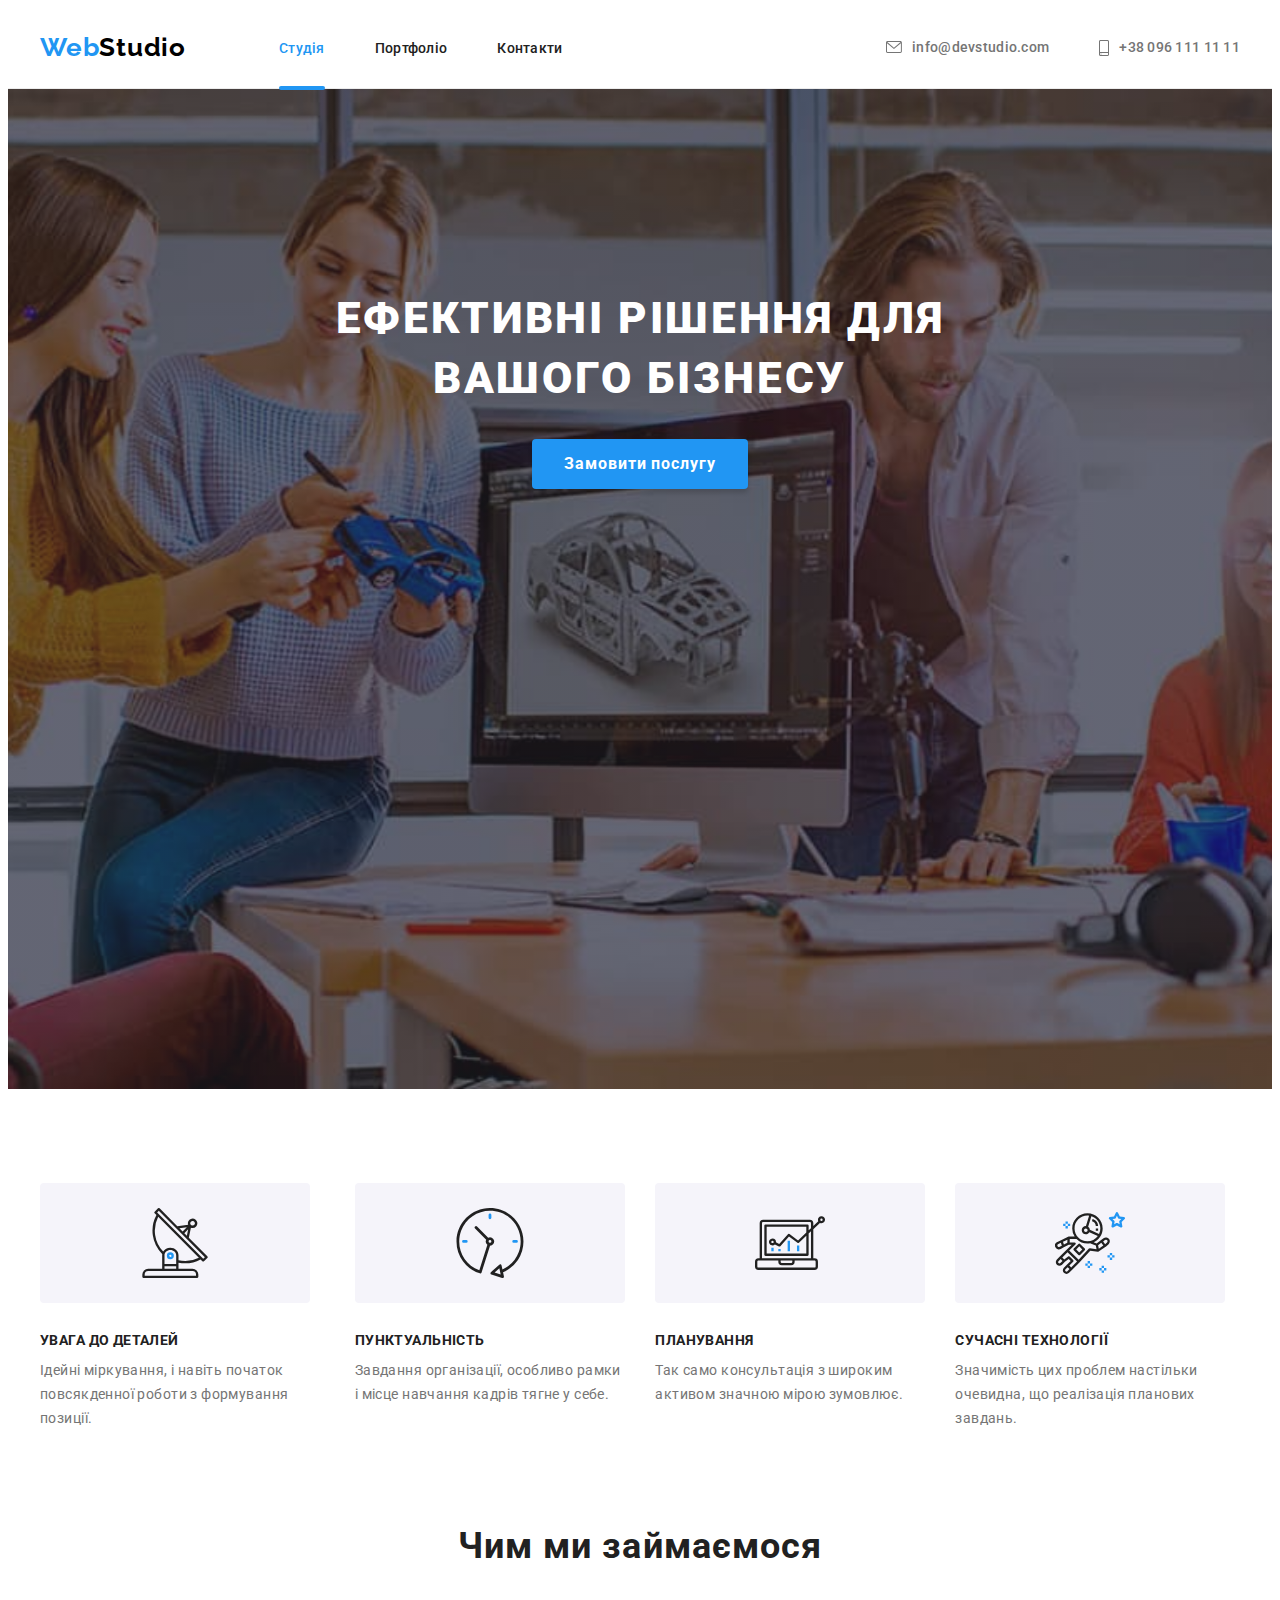
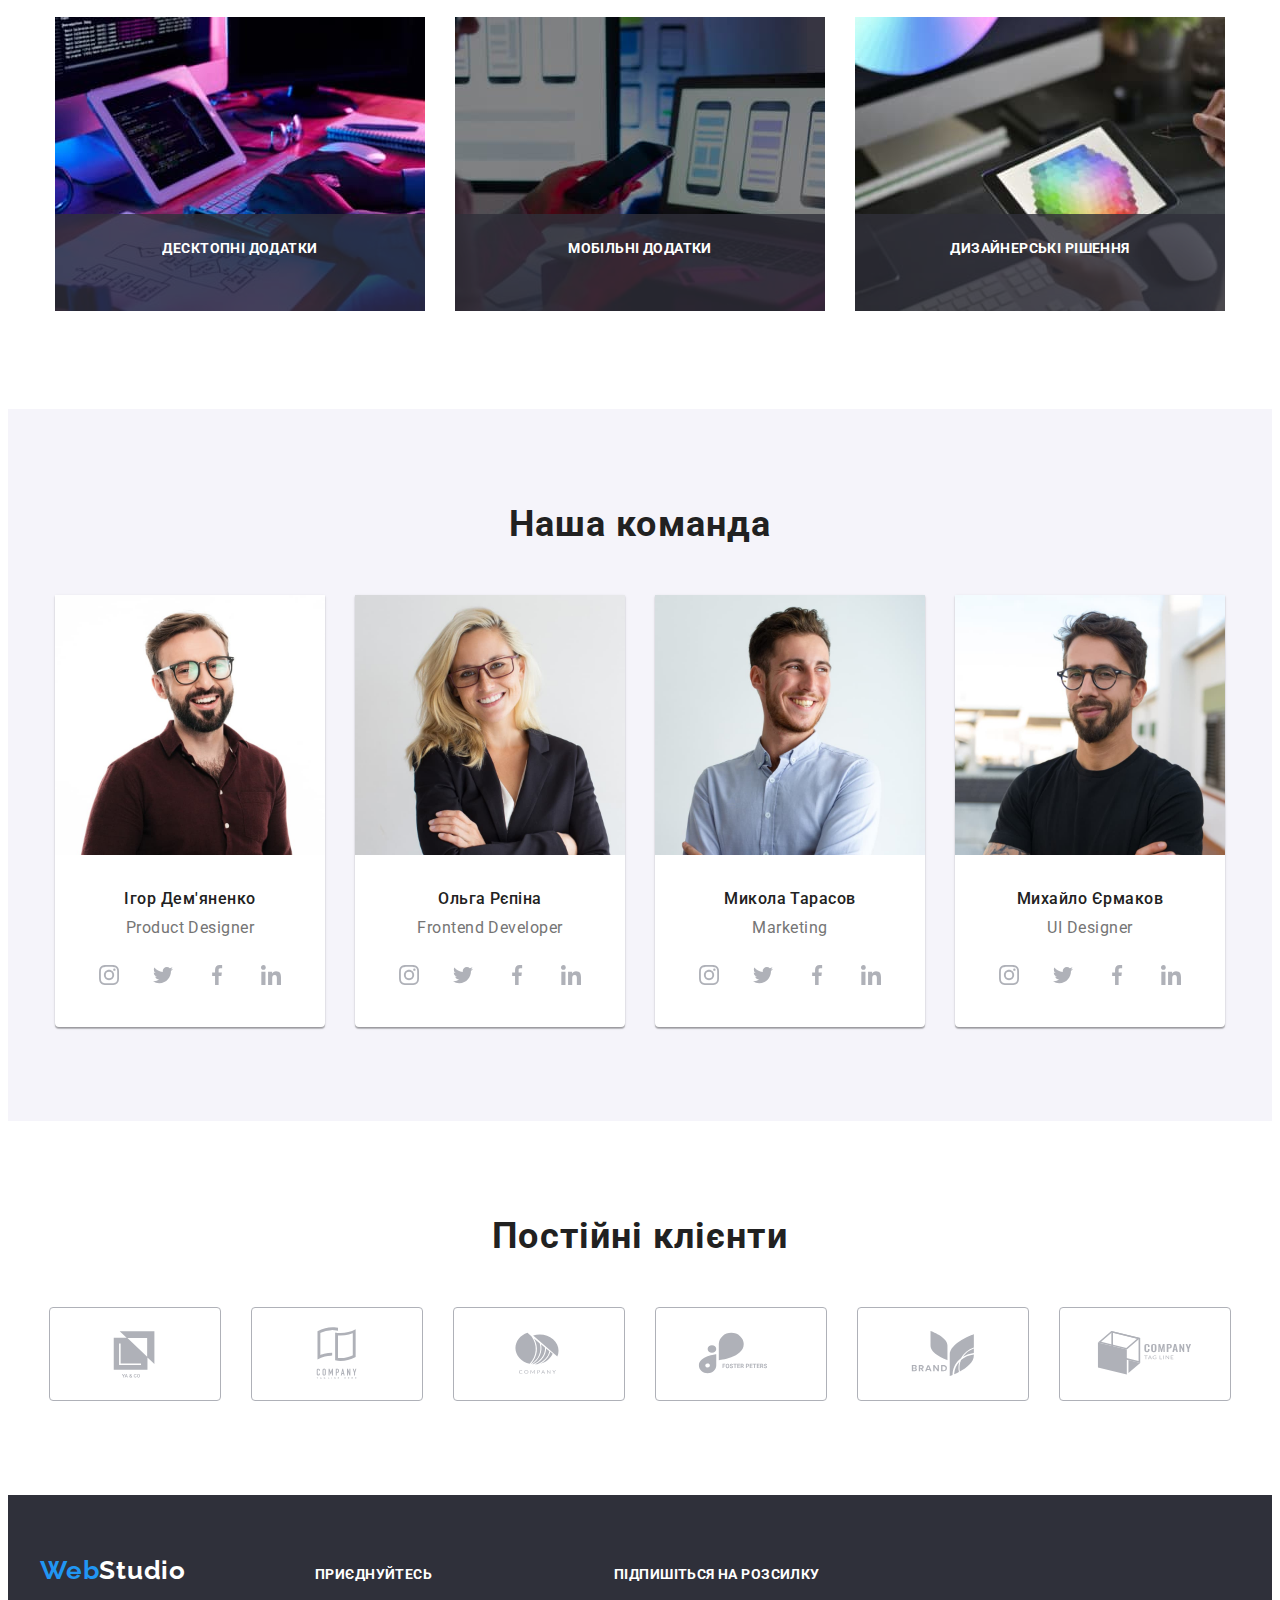
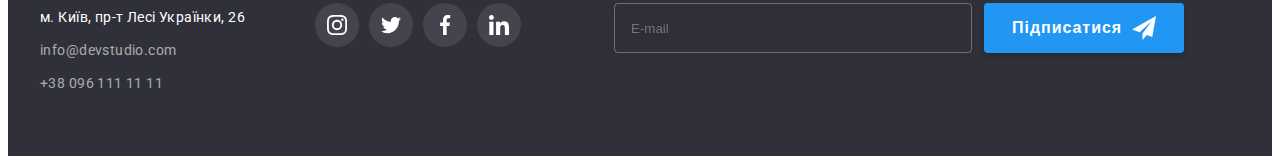
<file: index.html>
<!DOCTYPE html>
<html lang="uk-ua">
  <head>
    <meta charset="UTF-8" />
    <meta http-equiv="X-UA-Compatible" content="IE=edge" />
    <meta
      name="viewport"
      content="width=device-width, initial-scale=1.0"
    />
    <title>Web Studio</title>
    <link
      rel="preconnect"
      href="https://fonts.googleapis.com"
    />
    <link
      rel="preconnect"
      href="https://fonts.gstatic.com"
      crossorigin
    />
    <link
      href="https://fonts.googleapis.com/css2?family=Raleway:wght@700&family=Roboto:wght@400;500;700;900&display=swap"
      rel="stylesheet"
    />
    <link
      rel="stylesheet"
      href="https://cdnjs.cloudflare.com/ajax/libs/modern-normalize/1.1.0/modern-normalize.min.css"
      integrity="sha512-wpPYUAdjBVSE4KJnH1VR1HeZfpl1ub8YT/NKx4PuQ5NmX2tKuGu6U/JRp5y+Y8XG2tV+wKQpNHVUX03MfMFn9Q=="
      crossorigin="anonymous"
      referrerpolicy="no-referrer"
    />
    <link rel="stylesheet" href="./css/styles.css" />
  </head>
  <body>
    <header class="header">
      <div class="container header-container">
        <nav class="header-navigation">
          <a class="logo" href="./index.html">
            <span class="logo-span">Web</span>Studio
          </a>
          <ul class="header-list list">
            <li class="header-item">
              <a
                class="header-link current link"
                href="./index.html"
                >Студія</a
              >
            </li>
            <li class="header-item">
              <a
                class="header-link link"
                href="./portfolio.html"
                >Портфоліо</a
              >
            </li>
            <li class="header-item">
              <a class="header-link link" href=""
                >Контакти</a
              >
            </li>
          </ul>
        </nav>
        <ul class="header-contacts list">
          <li class="contacts-item">
            <a
              class="contacts-mail"
              href="mailto:info@devstudio.com">
              <svg class="contact-icon" width="16px" height="12px">
                <use href="./images/icomoon/symbol-defs.svg#icon-envelope"></use>
            </svg>
              info@devstudio.com</a
            >
          </li>
          <li class="contacts-item">
            <a class="contacts-tel" href="tel:+380961111111"
              >
            <svg class="contact-icon" width="10px" height="16px">
                <use href="./images/icomoon/symbol-defs.svg#icon-smartphone"></use>
            </svg>
              +38 096 111 11 11</a
            >
          </li>
        </ul>
      </div>
    </header>
    <main>
      <!--section-hero-->
      <section class="hero">
        <h1 class="hero-title">
          Ефективні рішення для вашого бізнесу
        </h1>
        <button class="hero-btn" type="button" data-modal-open>
          Замовити послугу
        </button>
      </section>
      <!--section-1-->
      <section class="features section">
        <div class="container">
          <h2 hidden>Особливості студії</h2>
          <ul class="features-list list sections-flex">
            <li class="features-item">
              <a href="" class="features-link"><svg class="features-icon" width="70px" height="70px">
                    <use href="./images/icomoon/symbol-defs.svg#icon-antenna"></use>
                </svg></a>
                <h3 class="features-title">
                Увага до деталей
              </h3>
              <p class="features-text">
                Ідейні міркування, і навіть початок
                повсякденної роботи з формування позиції.
              </p>
            </li>
            <li class="features-item">
                <a href="" class="features-link"><svg class="features-icon" width="70px" height="70px">
                        <use href="./images/icomoon/symbol-defs.svg#icon-clock"></use>
                    </svg></a>
              <h3 class="features-title">Пунктуальність</h3>
              <p class="features-text">
                Завдання організації, особливо рамки і місце
                навчання кадрів тягне у себе.
              </p>
            </li>
            <li class="features-item">
                <a href="" class="features-link"><svg class="features-icon" width="70px" height="70px">
                        <use href="./images/icomoon/symbol-defs.svg#icon-diagram"></use>
                    </svg></a>
              <h3 class="features-title">Планування</h3>
              <p class="features-text">
                Так само консультація з широким активом
                значною мірою зумовлює.
              </p>
            </li>
            <li class="features-item">
                <a href="" class="features-link"><svg class="features-icon" width="70px" height="70px"  >
                        <use href="./images/icomoon/symbol-defs.svg#icon-astronaut"></use>
                    </svg></a>
              <h3 class="features-title">
                Сучасні технології
              </h3>
              <p class="features-text">
                Значимість цих проблем настільки очевидна,
                що реалізація планових завдань.
              </p>
            </li>
          </ul>
        </div>
      </section>
      <!--section-2-->
      <section class="works section">
        <div class="container">
          <h2 class="works-title">Чим ми займаємося</h2>
          <ul class="works-list list sections-flex">
            <li class="works-item">
              <img
                src="./images/box_1.jpg"
                alt="верстка сайту"
                width="370"
                height="294"
              />
              <h2 class="work-text">Десктопні додатки</h2>
            </li>
            <li class="works-item">
              <img
                src="./images/box_2.jpg"
                alt="веб дизайн сайту"
                width="370"
                height="294"
              />
              <h2 class="work-text">Мобільні додатки</h2>
            </li>
            <li class="works-item">
              <img
                src="./images/box_3.jpg"
                alt="кольорова палітра"
                width="370"
                height="294"
              />
              <h2 class="work-text">Дизайнерські рішення</h2>
            </li>
          </ul>
        </div>
      </section>
      <!--section-3-->
      <section class="team section">
        <div class="container">
          <h2 class="team-title">Наша команда</h2>
          <ul class="team-list list sections-flex">
            <li class="team-item">
              <img
                src="./images/team_1.jpg"
                alt="Ігор Дем'яненко"
                width="270"
                height="260"
              />
              <div class="teams-name">
                <h3 class="team-people">Ігор Дем'яненко</h3>
                <p class="team-text" lang="en">
                  Product Designer
                </p>
              </div>
              <ul class="team-soc-list">
                <li class="team-soc-item">
                  <a href="" class="team-soc-link"
                    ><svg
                      class="team-soc-icon"
                      width="20px"
                      height="20px"
                    >
                      <use
                        href="./images/icomoon/symbol-defs.svg#icon-instagram"
                      ></use></svg
                  ></a>
                </li>
                <li class="team-soc-item">
                  <a href="" class="team-soc-link"
                    ><svg
                      class="team-soc-icon"
                      width="20px"
                      height="20px"
                    >
                      <use
                        href="./images/icomoon/symbol-defs.svg#icon-twitter"
                      ></use></svg
                  ></a>
                </li>
                <li class="team-soc-item">
                  <a href="" class="team-soc-link"
                    ><svg
                      class="team-soc-icon"
                      width="20px"
                      height="20px"
                    >
                      <use
                        href="./images/icomoon/symbol-defs.svg#icon-facebook"
                      ></use></svg
                  ></a>
                </li>
                <li class="team-soc-item">
                  <a href="" class="team-soc-link"
                    ><svg
                      class="team-soc-icon"
                      width="20px"
                      height="20px"
                    >
                      <use
                        href="./images/icomoon/symbol-defs.svg#icon-linkedin"
                      ></use></svg
                  ></a>
                </li>
              </ul>
            </li>
            <li class="team-item">
              <img
                src="./images/team_2.jpg"
                alt="Ольга Рєпіна"
                width="270"
                height="260"
              />
              <div class="teams-name">
                <h3 class="team-people">Ольга Рєпіна</h3>
                <p class="team-text" lang="en">
                  Frontend Developer
                </p>
              </div>
            <ul class="team-soc-list">
                <li class="team-soc-item">
                    <a href="" class="team-soc-link"><svg class="team-soc-icon" width="20px" height="20px">
                            <use href="./images/icomoon/symbol-defs.svg#icon-instagram"></use>
                        </svg></a>
                </li>
                <li class="team-soc-item">
                    <a href="" class="team-soc-link"><svg class="team-soc-icon" width="20px" height="20px">
                            <use href="./images/icomoon/symbol-defs.svg#icon-twitter"></use>
                        </svg></a>
                </li>
                <li class="team-soc-item">
                    <a href="" class="team-soc-link"><svg class="team-soc-icon" width="20px" height="20px">
                            <use href="./images/icomoon/symbol-defs.svg#icon-facebook"></use>
                        </svg></a>
                </li>
                <li class="team-soc-item">
                    <a href="" class="team-soc-link"><svg class="team-soc-icon" width="20px" height="20px">
                            <use href="./images/icomoon/symbol-defs.svg#icon-linkedin"></use>
                        </svg></a>
                </li>
            </ul>
            </li>
            <li class="team-item">
              <img
                src="./images/team_3.jpg"
                alt="Микола Тарасов"
                width="270"
                height="260"
              />
              <div class="teams-name">
                <h3 class="team-people">Микола Тарасов</h3>
                <p class="team-text" lang="en">Marketing</p>
              </div>
            <ul class="team-soc-list">
                <li class="team-soc-item">
                    <a href="" class="team-soc-link"><svg class="team-soc-icon" width="20px" height="20px">
                            <use href="./images/icomoon/symbol-defs.svg#icon-instagram"></use>
                        </svg></a>
                </li>
                <li class="team-soc-item">
                    <a href="" class="team-soc-link"><svg class="team-soc-icon" width="20px" height="20px">
                            <use href="./images/icomoon/symbol-defs.svg#icon-twitter"></use>
                        </svg></a>
                </li>
                <li class="team-soc-item">
                    <a href="" class="team-soc-link"><svg class="team-soc-icon" width="20px" height="20px">
                            <use href="./images/icomoon/symbol-defs.svg#icon-facebook"></use>
                        </svg></a>
                </li>
                <li class="team-soc-item">
                    <a href="" class="team-soc-link"><svg class="team-soc-icon" width="20px" height="20px">
                            <use href="./images/icomoon/symbol-defs.svg#icon-linkedin"></use>
                        </svg></a>
                </li>
            </ul>
            </li>
            <li class="team-item">
              <img
                src="./images/team_4.jpg"
                alt="Михайло Єрмаков"
                width="270"
                height="260"
              />
              <div class="teams-name">
                <h3 class="team-people">Михайло Єрмаков</h3>
                <p class="team-text" lang="en">
                  UI Designer
                </p>
              </div>
            <ul class="team-soc-list">
                <li class="team-soc-item">
                    <a href="" class="team-soc-link"><svg class="team-soc-icon" width="20px" height="20px">
                            <use href="./images/icomoon/symbol-defs.svg#icon-instagram"></use>
                        </svg></a>
                </li>
                <li class="team-soc-item">
                    <a href="" class="team-soc-link"><svg class="team-soc-icon" width="20px" height="20px">
                            <use href="./images/icomoon/symbol-defs.svg#icon-twitter"></use>
                        </svg></a>
                </li>
                <li class="team-soc-item">
                    <a href="" class="team-soc-link"><svg class="team-soc-icon" width="20px" height="20px">
                            <use href="./images/icomoon/symbol-defs.svg#icon-facebook"></use>
                        </svg></a>
                </li>
                <li class="team-soc-item">
                    <a href="" class="team-soc-link"><svg class="team-soc-icon" width="20px" height="20px">
                            <use href="./images/icomoon/symbol-defs.svg#icon-linkedin"></use>
                        </svg></a>
                </li>
            </ul>
            </li>
          </ul>
        </div>
      </section>
    <!--section-4-->
      <section class="customers section">
        <div class="customers-flex">
            <h2 class="customers-title">Постійні клієнти</h2>
            <ul class="customers-list list sections-flex">
                <li class="customers-item"><a href="" class="customers-link"><svg class="customers-icon" width="106px" height="60px">
                    <use href="./images/icomoon/symbol-defs.svg#icon-Logo"></use>
                </svg></a></li>
                <li class="customers-item"><a href="" class="customers-link"><svg class="customers-icon" width="106px" height="60px">
                    <use href="./images/icomoon/symbol-defs.svg#icon-Logo2"></use>
                </svg></a></li>
                <li class="customers-item"><a href="" class="customers-link"><svg class="customers-icon" width="106px" height="60px">
                    <use href="./images/icomoon/symbol-defs.svg#icon-Logo3"></use>
                </svg></a></li>
                <li class="customers-item"><a href="" class="customers-link"><svg class="customers-icon" width="106px" height="60px">
                    <use href="./images/icomoon/symbol-defs.svg#icon-Logo4"></use>
                </svg></a></li>
                <li class="customers-item"><a href="" class="customers-link"><svg class="customers-icon" width="106px" height="60px">
                    <use href="./images/icomoon/symbol-defs.svg#icon-Logo5"></use>
                </svg></a></li>
                <li class="customers-item"><a href="" class="customers-link"><svg class="customers-icon" width="106px" height="60px">
                    <use href="./images/icomoon/symbol-defs.svg#icon-Logo6"></use>
                </svg></a></li>
            </ul>
        </div>
      </section>
    </main>
    <footer class="footer">
        <div class="footer-flex container">
            <div class="address">
                <a class="footer-logo" href="./index.html">
                <span class="logo-span">Web</span>Studio
                </a>
                <address class="footer-address">
                <ul class="address-list list">
                    <li class="address-item">
                    <a
                        class="footer-geo"
                        href="https://goo.gl/maps/ojrVNZB9v67EMsMR8"
                        >м. Київ, пр-т Лесі Українки, 26</a
                    >
                    </li>
                    <li class="address-item">
                    <a
                        class="footer-mail"
                        href="mailto:info@devstudio.com"
                        >info@devstudio.com</a
                    >
                    </li>
                    <li class="address-item">
                    <a class="footer-tel" href="tel:+380961111111"
                        >+38 096 111 11 11</a
                    >
                    </li>
                </ul>
                </address>
            </div>
            <div class="footer-client">
                <h2 class="client-title">приєднуйтесь</h2>
                <ul class="client-soc-list list">
                    <li class="client-soc-item">
                        <a href="" class="client-soc-link"><svg class="client-soc-icon" width="20px" height="20px">
                                <use href="./images/icomoon/symbol-defs.svg#icon-instagram"></use>
                            </svg></a>
                    </li>
                    <li class="client-soc-item">
                        <a href="" class="client-soc-link"><svg class="client-soc-icon" width="20px" height="20px">
                                <use href="./images/icomoon/symbol-defs.svg#icon-twitter"></use>
                            </svg></a>
                    </li>
                    <li class="client-soc-item">
                        <a href="" class="client-soc-link"><svg class="client-soc-icon" width="20px" height="20px">
                                <use href="./images/icomoon/symbol-defs.svg#icon-facebook"></use>
                            </svg></a>
                    </li>
                    <li class="client-soc-item">
                        <a href="" class="client-soc-link"><svg class="client-soc-icon" width="20px" height="20px">
                                <use href="./images/icomoon/symbol-defs.svg#icon-linkedin"></use>
                            </svg></a>
                    </li>
            </div>
            <div class="footer-forms">
                  <form class="footer-form">
                    <label for="user-email" class="footer-label">Підпишіться на розсилку</label>
                    <div class="form-user">
                      <input type="email" name="user-email" class="footer-input" id="user-email" placeholder="E-mail">
                      <button type="submit" class="form-buttom">
                        <p class="input-text">Підписатися</p>
                        <svg class="client-soc-icon" width="24px" height="24px">
                          <use href="./images/icomoon/symbol-defs.svg#icon-send"></use>
                        </svg>
                    </button>
                  </div>
                  </form>
            </div>
        </div>
    </footer>
    <div class="backdrop is-hidden" data-modal>
      <div class="modal">
        <button type="button" class="modal-btn" data-modal-close>
          <svg class="modal-clise-icon" width="18px" height="18px">
            <use href="./images/icomoon/symbol-defs.svg#icon-close"></use>
          </svg>
        </button>
        <p class="modal-titlle">Залиште свої дані, ми вам передзвонимо</p>
        <form class="modal-form">
          <div class="modal-lable">
            <div class="lable-form">
              <label for="user-name" class="modal-label-text label-text">Ім'я</label>
              <div class="input-icon-form">
              <input type="text" id="user-name" name="user-name" class="modal-input">
              <svg class="modal-input-icon" width="18px" height="18px">
                <use href="./images/icomoon/symbol-defs.svg#icon-person" </use>
              </svg></div>
            </div>
            <div class="lable-form">
              <label for="user-tel" class="modal-label-tel label-text">Телефон</label>
              <div class="input-icon-form">
                <input type="tel" id="user-tel" name="user-el" class="modal-input">
                <svg class="modal-input-icon" width="18px" height="18px">
                  <use href="./images/icomoon/symbol-defs.svg#icon-phone" </use>
                </svg>
              </div>
            </div>
            <div class="lable-form">
              <label for="user-mail" class="modal-label-mail label-text">Пошта</label>
              <div class="input-icon-form">
                <input type="email" id="user-mail" name="user-mail" class="modal-input">
                <svg class="modal-input-icon" width="18px" height="18px">
                  <use href="./images/icomoon/symbol-defs.svg#icon-email" </use>
                </svg>
              </div>
            </div>
            <div class="lable-form">
              <label for="user-coment" class="modal-lable-coment label-text">Коментар</label>
              <textarea name="user-coment" class="coment-arena" id="user-coment" name="user-coment" placeholder="Введіть текст" cols="30" rows="10"></textarea>
            </div>
          </div>
          <div class="policy-content">
          <input type="checkbox" name="policy" id="policy" value="true" class="modal-policy">
          <label for="policy" class="policy-icon">
            <span>
            <svg class="policy-icon-chek" width="11px" height="8px">
              <use href="./images/icomoon/symbol-defs.svg#icon-chek02" </use>
            </svg>
          </span>Погоджуюся з розсилкою та приймаю <a class="policy-link" href="">Умови договору</a></label>
          </div>
          <button type="submit" class="modal-button">Відправити
          </button>
        </form>
      </div>
    </div>
    <script src="./js/modal.js"></script>
  </body>
</html>
</file>
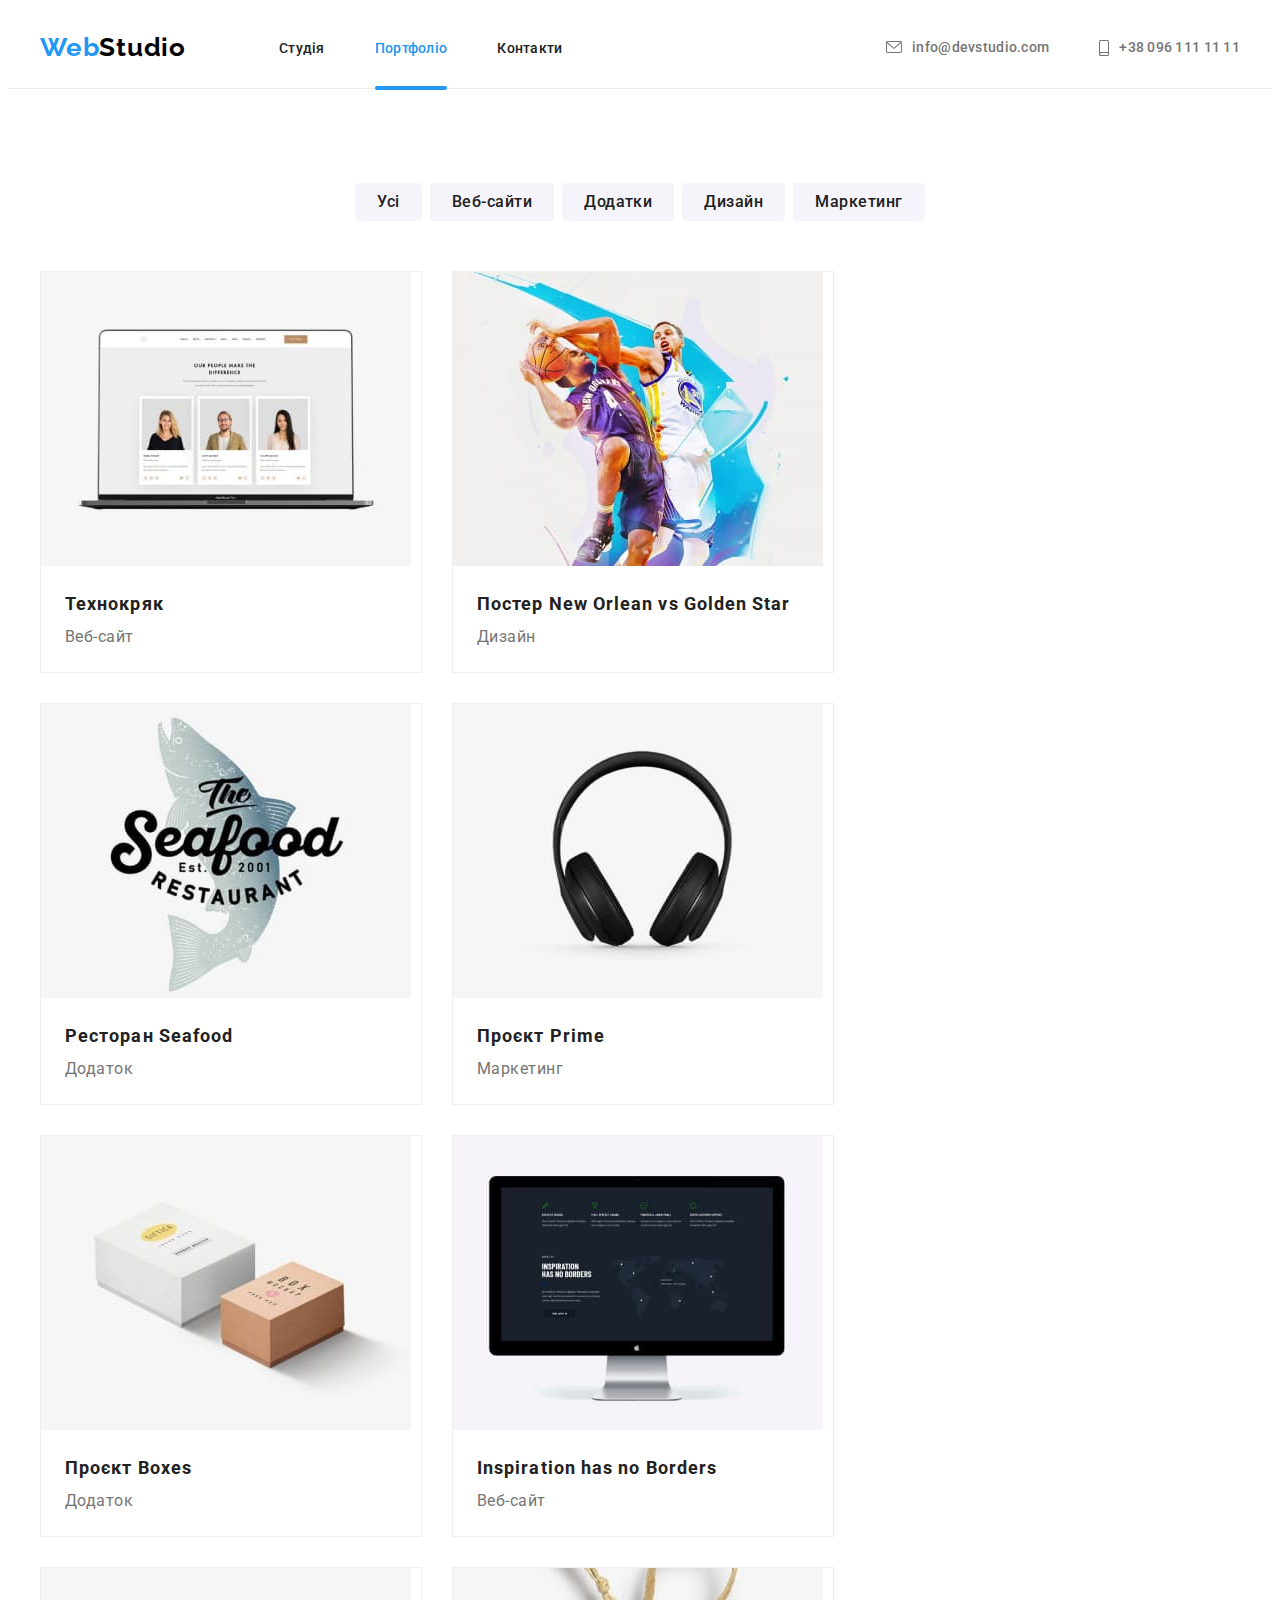
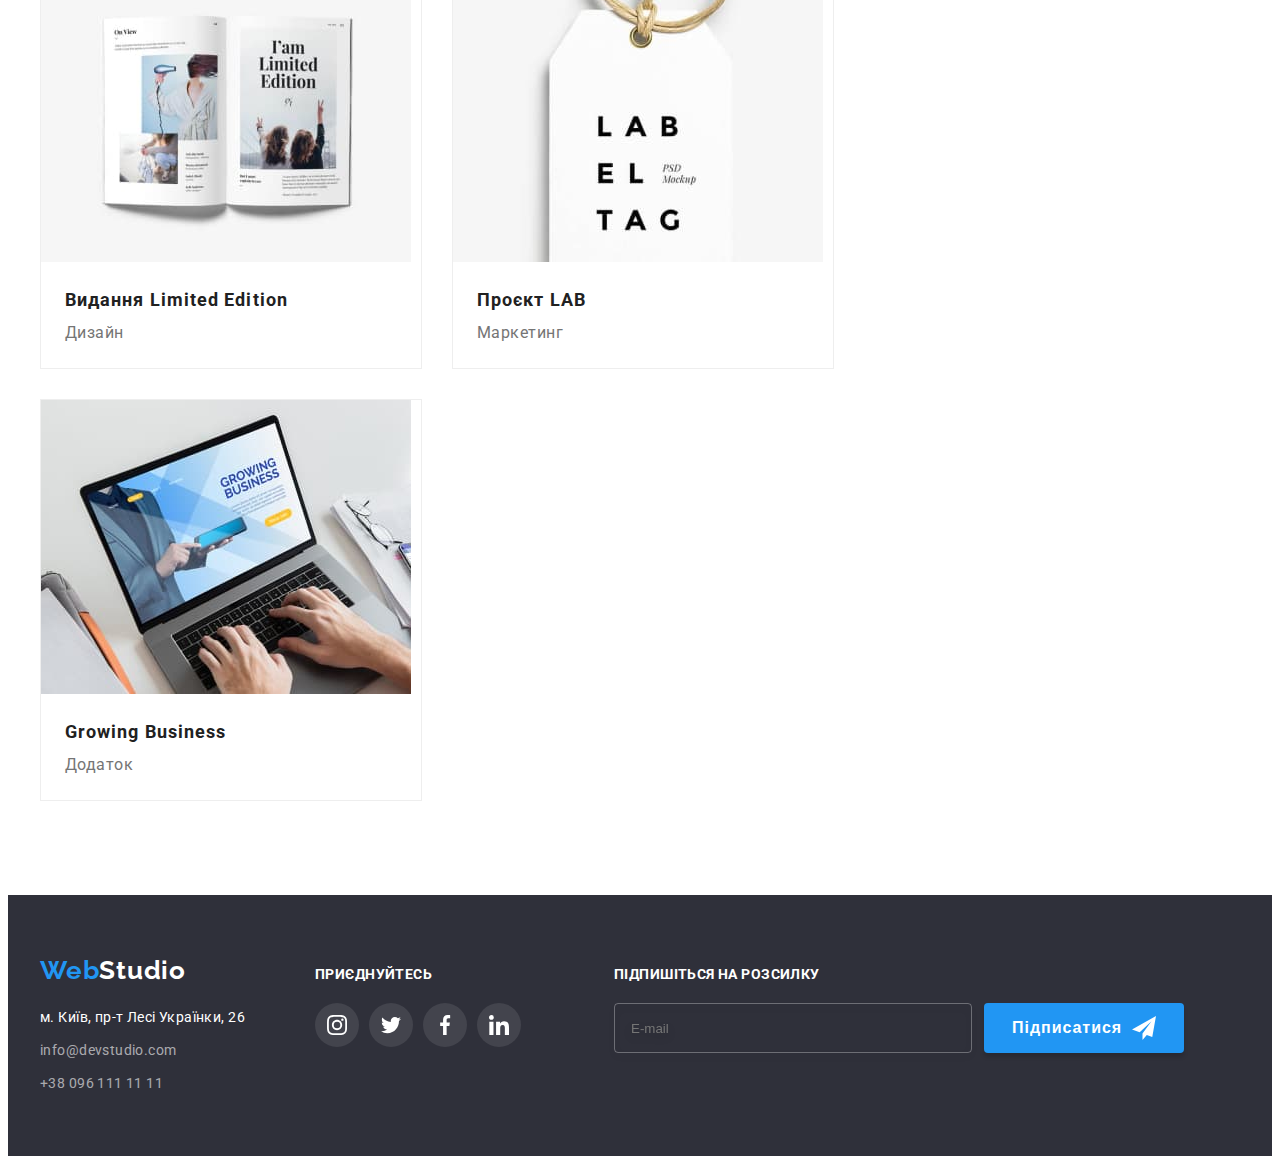
<file: portfolio.html>
<!DOCTYPE html>
<html lang="uk-ua">
  <head>
    <meta charset="UTF-8" />
    <meta http-equiv="X-UA-Compatible" content="IE=edge" />
    <meta
      name="viewport"
      content="width=device-width, initial-scale=1.0"
    />
    <title>Web Studio</title>
    <link
      rel="preconnect"
      href="https://fonts.googleapis.com"
    />
    <link
      rel="preconnect"
      href="https://fonts.gstatic.com"
      crossorigin
    />
    <link
      href="https://fonts.googleapis.com/css2?family=Raleway:wght@700&family=Roboto:wght@400;500;700;900&display=swap"
      rel="stylesheet"
    />
    <link
      rel="stylesheet"
      href="https://cdnjs.cloudflare.com/ajax/libs/modern-normalize/1.1.0/modern-normalize.min.css"
      integrity="sha512-wpPYUAdjBVSE4KJnH1VR1HeZfpl1ub8YT/NKx4PuQ5NmX2tKuGu6U/JRp5y+Y8XG2tV+wKQpNHVUX03MfMFn9Q=="
      crossorigin="anonymous"
      referrerpolicy="no-referrer"
    />
    <link rel="stylesheet" href="./css/styles.css" />
  </head>
  <body>
    <header class="header">
      <div class="container header-container">
        <nav class="header-navigation">
          <a class="logo" href="./index.html">
            <span class="logo-span">Web</span>Studio
          </a>
          <ul class="header-list list">
            <li class="header-item">
              <a class="header-link link" href="./index.html">Студія</a>
            </li>
            <li class="header-item">
              <a class="header-link current link" href="./portfolio.html">Портфоліо</a>
            </li>
            <li class="header-item">
              <a class="header-link link" href="">Контакти</a>
            </li>
          </ul>
        </nav>
        <ul class="header-contacts list">
          <li class="contacts-item">
            <a class="contacts-mail" href="mailto:info@devstudio.com">
              <svg class="contact-icon" width="16px" height="12px">
                <use href="./images/icomoon/symbol-defs.svg#icon-envelope"></use>
              </svg>
              info@devstudio.com</a>
          </li>
          <li class="contacts-item">
            <a class="contacts-tel" href="tel:+380961111111">
              <svg class="contact-icon" width="10px" height="16px">
                <use href="./images/icomoon/symbol-defs.svg#icon-smartphone"></use>
              </svg>
              +38 096 111 11 11</a>
          </li>
        </ul>
      </div>
    </header>
    <main class="main">
      <section class="project-main">
        <div class="container">
          <ul class="main-list list">
            <li class="main-item">
              <button class="main-btn" type="button">
                Усі
              </button>
            </li>
            <li class="main-item">
              <button class="main-btn" type="button">
                Веб-сайти
              </button>
            </li>
            <li class="main-item">
              <button class="main-btn" type="button">
                Додатки
              </button>
            </li>
            <li class="main-item">
              <button class="main-btn" type="button">
                Дизайн
              </button>
            </li>
            <li class="main-item">
              <button class="main-btn" type="button">
                Маркетинг
              </button>
            </li>
          </ul>
        </div>
        <!--section-project-->
        <section class="project">
          <div class="container">
            <ul class="project-list list project-wrap">
              <li class="project-link">
                <div class="link-smgtext">
                  <img
                    class="project-picture"
                    src="./images/project-1.jpg"
                    alt="макет веб-сайта"
                    width="370"
                    height="294"
                  />
                  <p class="picture-top-text">Ресурс пропонує комплексні пропозиції з різним рівнем функціоналу та сервісів. Все це дозволить відвідувачу отримати
                  вичерпні відомості про компанію чи приватну особу.</p>
                </div>
                <div class="text">
                  <h3 class="project-title">Технокряк</h3>
                  <p class="project-text">Веб-сайт</p>
                </div>
              </li>
              <li class="project-link">
                <div class="link-smgtext">
                  <img
                    class="project-picture"
                    src="./images/project-2.jpg"
                    alt="макет дизайна"
                    width="370"
                    height="294"
                  />
                  <p class="picture-top-text">Ресурс пропонує комплексні пропозиції з різним рівнем функціоналу та сервісів. Все це
                    дозволить відвідувачу отримати
                    вичерпні відомості про компанію чи приватну особу.</p>
                </div>
                <div class="text">
                  <h3 class="project-title">
                    Постер
                    <span lang="en"
                      >New Orlean vs Golden Star</span
                    >
                  </h3>
                  <p class="project-text">Дизайн</p>
                </div>
              </li>
              <li class="project-link">
                <div class="link-smgtext">
                  <img
                    class="project-picture"
                    src="./images/project-3.jpg"
                    alt="макет приложения"
                    width="370"
                    height="294"
                  />
                  <p class="picture-top-text">Ресурс пропонує комплексні пропозиції з різним рівнем функціоналу та сервісів. Все це
                    дозволить відвідувачу отримати
                    вичерпні відомості про компанію чи приватну особу.</p>
                </div>  
                <div class="text">
                  <h3 class="project-title">
                    Ресторан <span lang="en">Seafood</span>
                  </h3>
                  <p class="project-text">Додаток</p>
                </div>
              </li>
              <li class="project-link">
                <div class="link-smgtext">
                  <img
                    class="project-picture"
                    src="./images/project-4.jpg"
                    alt="фото наушників"
                    width="370"
                    height="294"
                  />
                  <p class="picture-top-text">Ресурс пропонує комплексні пропозиції з різним рівнем функціоналу та сервісів. Все це
                    дозволить відвідувачу отримати
                    вичерпні відомості про компанію чи приватну особу.</p>
                </div>
                <div class="text">
                  <h3 class="project-title">
                    Проєкт <span lang="en">Prime</span>
                  </h3>
                  <p class="project-text">Маркетинг</p>
                </div>
              </li>
              <li class="project-link">
                <div class="link-smgtext">
                  <img
                    class="project-picture"
                    src="./images/project-5.jpg"
                    alt="две коробки"
                    width="370"
                    height="294"
                  />
                  <p class="picture-top-text">Ресурс пропонує комплексні пропозиції з різним рівнем функціоналу та сервісів. Все це
                    дозволить відвідувачу отримати
                    вичерпні відомості про компанію чи приватну особу.</p>
                </div>
                <div class="text">
                  <h3 class="project-title">
                    Проєкт <span lang="en">Boxes</span>
                  </h3>
                  <p class="project-text">Додаток</p>
                </div>
              </li>
              <li class="project-link">
                <div class="link-smgtext">
                  <img
                    class="project-picture"
                    src="./images/project-6.jpg"
                    alt="экран с примером веб-сайта"
                    width="370"
                    height="294"
                  />
                  <p class="picture-top-text">Ресурс пропонує комплексні пропозиції з різним рівнем функціоналу та сервісів. Все це
                    дозволить відвідувачу отримати
                    вичерпні відомості про компанію чи приватну особу.</p>
                </div>  
                <div class="text">
                  <h3 class="project-title" lang="en">
                    Inspiration has no Borders
                  </h3>
                  <p class="project-text">Веб-сайт</p>
                </div>
              </li>
              <li class="project-link">
                <div class="link-smgtext">
                  <img
                    class="project-picture"
                    src="./images/project-7.jpg"
                    alt="развернутая книга"
                    width="370"
                    height="294"
                  />
                  <p class="picture-top-text">Ресурс пропонує комплексні пропозиції з різним рівнем функціоналу та сервісів. Все це
                    дозволить відвідувачу отримати
                    вичерпні відомості про компанію чи приватну особу.</p>
                </div>
                <div class="text">
                  <h3 class="project-title">
                    Видання
                    <span lang="en">Limited Edition</span>
                  </h3>
                  <p class="project-text">Дизайн</p>
                </div>
              </li>
              <li class="project-link">
                <div class="link-smgtext">
                  <img
                    class="project-picture"
                    src="./images/project-8.jpg"
                    alt="лейб"
                    width="370"
                    height="294"
                  />
                  <p class="picture-top-text">Ресурс пропонує комплексні пропозиції з різним рівнем функціоналу та сервісів. Все це
                    дозволить відвідувачу отримати
                    вичерпні відомості про компанію чи приватну особу.</p>
                  </div>
                <div class="text">
                  <h3 class="project-title">
                    Проєкт <span lang="en">LAB</span>
                  </h3>
                  <p class="project-text">Маркетинг</p>
                </div>
              </li>
              <li class="project-link">
                <div class="link-smgtext">
                  <img
                    class="project-picture"
                    src="./images/project-9.jpg"
                    alt=""
                    width="370"
                    height="294"
                  />
                  <p class="picture-top-text">Ресурс пропонує комплексні пропозиції з різним рівнем функціоналу та сервісів. Все це
                    дозволить відвідувачу отримати
                    вичерпні відомості про компанію чи приватну особу.</p>
                </div>
                  <div class="text">
                  <h3 class="project-title" lang="en">
                    Growing Business
                  </h3>
                  <p class="project-text">Додаток</p>
                </div>
              </li>
            </ul>
          </div>
        </section>
      </section>
    </main>
    <footer class="footer">
      <div class="footer-flex container">
        <div class="address">
          <a class="footer-logo" href="./index.html">
            <span class="logo-span">Web</span>Studio
          </a>
          <address class="footer-address">
            <ul class="address-list list">
              <li class="address-item">
                <a class="footer-geo" href="https://goo.gl/maps/ojrVNZB9v67EMsMR8">м. Київ, пр-т Лесі Українки, 26</a>
              </li>
              <li class="address-item">
                <a class="footer-mail" href="mailto:info@devstudio.com">info@devstudio.com</a>
              </li>
              <li class="address-item">
                <a class="footer-tel" href="tel:+380961111111">+38 096 111 11 11</a>
              </li>
            </ul>
          </address>
        </div>
        <div class="footer-client">
          <h2 class="client-title">приєднуйтесь</h2>
          <ul class="client-soc-list list">
            <li class="client-soc-item">
              <a href="" class="client-soc-link"><svg class="client-soc-icon" width="20px" height="20px">
                  <use href="./images/icomoon/symbol-defs.svg#icon-instagram"></use>
                </svg></a>
            </li>
            <li class="client-soc-item">
              <a href="" class="client-soc-link"><svg class="client-soc-icon" width="20px" height="20px">
                  <use href="./images/icomoon/symbol-defs.svg#icon-twitter"></use>
                </svg></a>
            </li>
            <li class="client-soc-item">
              <a href="" class="client-soc-link"><svg class="client-soc-icon" width="20px" height="20px">
                  <use href="./images/icomoon/symbol-defs.svg#icon-facebook"></use>
                </svg></a>
            </li>
            <li class="client-soc-item">
              <a href="" class="client-soc-link"><svg class="client-soc-icon" width="20px" height="20px">
                  <use href="./images/icomoon/symbol-defs.svg#icon-linkedin"></use>
                </svg></a>
            </li>
        </div>
          <div class="footer-forms">
            <form class="footer-form">
              <label for="user-email" class="footer-label">Підпишіться на розсилку</label>
              <div class="form-user">
                <input type="email" name="user-email" class="footer-input" id="user-email" placeholder="E-mail">
                <button type="submit" class="form-buttom">
                  <p class="input-text">Підписатися</p>
                  <svg class="client-soc-icon" width="24px" height="24px">
                    <use href="./images/icomoon/symbol-defs.svg#icon-send"></use>
                  </svg>
                </button>
              </div>
            </form>
          </div>
      </div>
    </footer>
  </body>
</html>
</file>
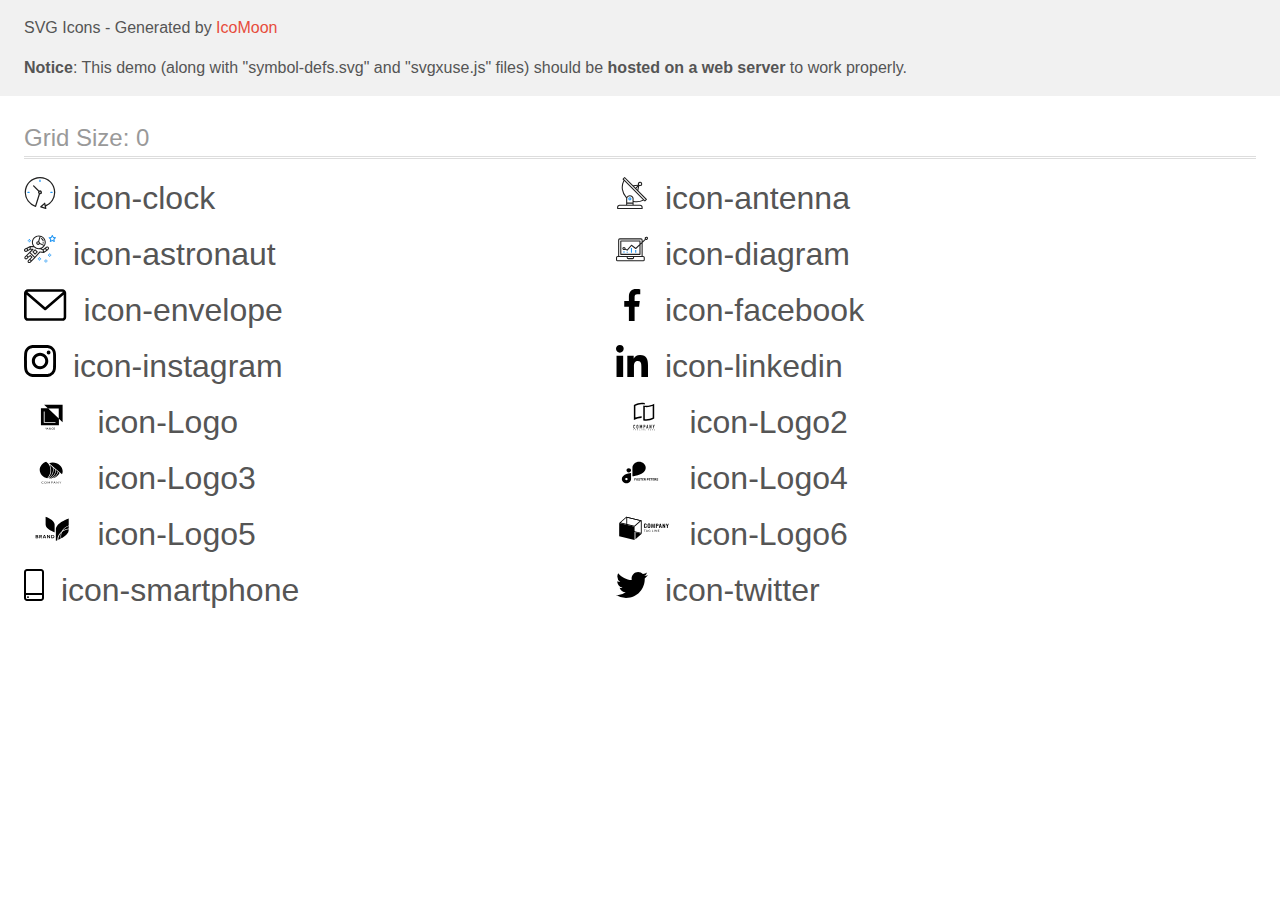
<file: images/icomoon/demo-external-svg.html>
<!doctype html>
<html>
<head>
    <title>IcoMoon - SVG Icons</title>
    <meta charset="utf-8">
    <meta name="viewport" content="width=device-width, initial-scale=1">
    <link rel="stylesheet" href="demo-files/demo.css">
    <link rel="stylesheet" href="style.css">
</head>
<body>
<header class="bgc1 clearfix">
<div class="mhl">
    <p>SVG Icons - Generated by <a href="https://icomoon.io/app">IcoMoon</a></p><p><strong>Notice</strong>: This demo (along with "symbol-defs.svg" and "svgxuse.js" files) should be <b>hosted on a web server</b> to work properly.</p>
</div>
</header>
    <div class="clearfix mhl ptl">
        <h1 class="mvm mtn fgc1">Grid Size: 0</h1>
        <div class="glyph fs1">
            <div class="clearfix pbs">
                <svg class="icon icon-clock"><use xlink:href="symbol-defs.svg#icon-clock"></use></svg><span class="name"> icon-clock</span>
            </div>
        </div>
        <div class="glyph fs1">
            <div class="clearfix pbs">
                <svg class="icon icon-antenna"><use xlink:href="symbol-defs.svg#icon-antenna"></use></svg><span class="name"> icon-antenna</span>
            </div>
        </div>
        <div class="glyph fs1">
            <div class="clearfix pbs">
                <svg class="icon icon-astronaut"><use xlink:href="symbol-defs.svg#icon-astronaut"></use></svg><span class="name"> icon-astronaut</span>
            </div>
        </div>
        <div class="glyph fs1">
            <div class="clearfix pbs">
                <svg class="icon icon-diagram"><use xlink:href="symbol-defs.svg#icon-diagram"></use></svg><span class="name"> icon-diagram</span>
            </div>
        </div>
        <div class="glyph fs1">
            <div class="clearfix pbs">
                <svg class="icon icon-envelope"><use xlink:href="symbol-defs.svg#icon-envelope"></use></svg><span class="name"> icon-envelope</span>
            </div>
        </div>
        <div class="glyph fs1">
            <div class="clearfix pbs">
                <svg class="icon icon-facebook"><use xlink:href="symbol-defs.svg#icon-facebook"></use></svg><span class="name"> icon-facebook</span>
            </div>
        </div>
        <div class="glyph fs1">
            <div class="clearfix pbs">
                <svg class="icon icon-instagram"><use xlink:href="symbol-defs.svg#icon-instagram"></use></svg><span class="name"> icon-instagram</span>
            </div>
        </div>
        <div class="glyph fs1">
            <div class="clearfix pbs">
                <svg class="icon icon-linkedin"><use xlink:href="symbol-defs.svg#icon-linkedin"></use></svg><span class="name"> icon-linkedin</span>
            </div>
        </div>
        <div class="glyph fs1">
            <div class="clearfix pbs">
                <svg class="icon icon-Logo"><use xlink:href="symbol-defs.svg#icon-Logo"></use></svg><span class="name"> icon-Logo</span>
            </div>
        </div>
        <div class="glyph fs1">
            <div class="clearfix pbs">
                <svg class="icon icon-Logo2"><use xlink:href="symbol-defs.svg#icon-Logo2"></use></svg><span class="name"> icon-Logo2</span>
            </div>
        </div>
        <div class="glyph fs1">
            <div class="clearfix pbs">
                <svg class="icon icon-Logo3"><use xlink:href="symbol-defs.svg#icon-Logo3"></use></svg><span class="name"> icon-Logo3</span>
            </div>
        </div>
        <div class="glyph fs1">
            <div class="clearfix pbs">
                <svg class="icon icon-Logo4"><use xlink:href="symbol-defs.svg#icon-Logo4"></use></svg><span class="name"> icon-Logo4</span>
            </div>
        </div>
        <div class="glyph fs1">
            <div class="clearfix pbs">
                <svg class="icon icon-Logo5"><use xlink:href="symbol-defs.svg#icon-Logo5"></use></svg><span class="name"> icon-Logo5</span>
            </div>
        </div>
        <div class="glyph fs1">
            <div class="clearfix pbs">
                <svg class="icon icon-Logo6"><use xlink:href="symbol-defs.svg#icon-Logo6"></use></svg><span class="name"> icon-Logo6</span>
            </div>
        </div>
        <div class="glyph fs1">
            <div class="clearfix pbs">
                <svg class="icon icon-smartphone"><use xlink:href="symbol-defs.svg#icon-smartphone"></use></svg><span class="name"> icon-smartphone</span>
            </div>
        </div>
        <div class="glyph fs1">
            <div class="clearfix pbs">
                <svg class="icon icon-twitter"><use xlink:href="symbol-defs.svg#icon-twitter"></use></svg><span class="name"> icon-twitter</span>
            </div>
        </div>
  </div>
<script defer src="svgxuse.js"></script>
</body>
</html>
</file>
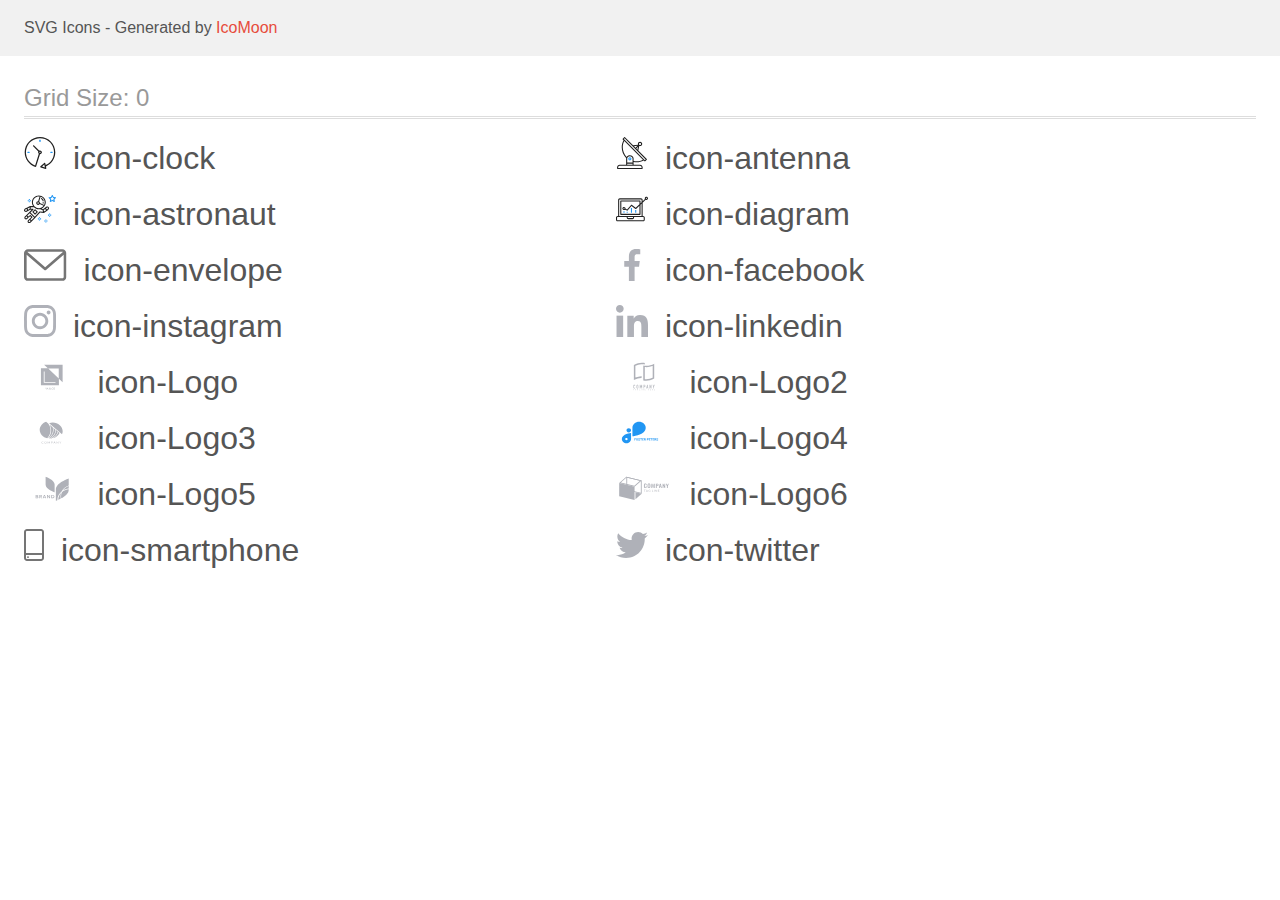
<file: images/icomoon/demo.html>
<!doctype html>
<html>
<head>
    <title>IcoMoon - SVG Icons</title>
    <meta charset="utf-8">
    <meta name="viewport" content="width=device-width, initial-scale=1">
    <link rel="stylesheet" href="demo-files/demo.css">
    <link rel="stylesheet" href="style.css">
</head>
<body>
<svg aria-hidden="true" style="position: absolute; width: 0; height: 0; overflow: hidden;" version="1.1" xmlns="http://www.w3.org/2000/svg" xmlns:xlink="http://www.w3.org/1999/xlink">
<defs>
<symbol id="icon-clock" viewBox="0 0 32 32">
<path fill="#212121" style="fill: var(--color1, #212121)" d="M31.297 15.301c-0.002-8.452-6.855-15.303-15.308-15.301s-15.303 6.855-15.301 15.308c0.001 6.658 4.307 12.551 10.649 14.576 0.061 0.019 0.124 0.029 0.187 0.029 0.121-0 0.239-0.032 0.342-0.094 0.135-0.080 0.236-0.207 0.283-0.356l3.865-12.25c1.057-0.005 1.909-0.866 1.903-1.923s-0.866-1.909-1.923-1.903c-0.284 0.001-0.565 0.067-0.82 0.191l-5.106-5.107c-0.253-0.245-0.657-0.238-0.902 0.016-0.239 0.247-0.239 0.639 0 0.886l5.103 5.109c-0.392 0.799-0.168 1.764 0.536 2.309l-3.683 11.673c-7.278-2.681-11.004-10.754-8.323-18.032s10.754-11.004 18.032-8.323 11.004 10.754 8.323 18.032c-1.31 3.556-4.001 6.431-7.462 7.973l-0.398-1.874c-0.073-0.344-0.411-0.565-0.756-0.492-0.109 0.023-0.209 0.074-0.292 0.148l-3.837 3.426c-0.263 0.234-0.287 0.637-0.052 0.9 0.076 0.085 0.174 0.149 0.283 0.184l4.899 1.563c0.335 0.108 0.694-0.077 0.802-0.412 0.034-0.106 0.040-0.219 0.017-0.328l-0.391-1.839c5.664-2.388 9.342-7.942 9.329-14.089zM15.992 14.664c0.352 0 0.638 0.286 0.638 0.638s-0.286 0.638-0.638 0.638c-0.352 0-0.638-0.285-0.638-0.638s0.285-0.638 0.638-0.638zM18.093 29.528l2.184-1.948 0.603 2.84-2.787-0.892z"></path>
<path fill="#2196f3" style="fill: var(--color2, #2196f3)" d="M15.354 3.185v1.275c0 0.352 0.285 0.638 0.638 0.638s0.638-0.285 0.638-0.638v-1.275c0-0.352-0.286-0.638-0.638-0.638s-0.638 0.286-0.638 0.638z"></path>
<path fill="#2196f3" style="fill: var(--color2, #2196f3)" d="M3.876 14.664c-0.352 0-0.638 0.286-0.638 0.638s0.285 0.638 0.638 0.638h1.275c0.352 0 0.638-0.285 0.638-0.638s-0.285-0.638-0.638-0.638h-1.275z"></path>
<path fill="#2196f3" style="fill: var(--color2, #2196f3)" d="M28.108 15.939c0.352 0 0.638-0.285 0.638-0.638s-0.285-0.638-0.638-0.638h-1.275c-0.352 0-0.638 0.286-0.638 0.638s0.286 0.638 0.638 0.638h1.275z"></path>
</symbol>
<symbol id="icon-antenna" viewBox="0 0 32 32">
<path fill="#212121" style="fill: var(--color1, #212121)" d="M30.773 22.098l-8.443-8.505 0.937-4.615c0.242 0.094 0.499 0.144 0.758 0.146h0.006c1.192 0.014 2.17-0.941 2.184-2.133s-0.941-2.17-2.133-2.184c-1.192-0.014-2.17 0.941-2.184 2.133-0.003 0.255 0.039 0.509 0.125 0.749l-4.96 0.605-8.091-8.133c-0.099-0.101-0.235-0.159-0.377-0.16-0.14 0.001-0.274 0.056-0.373 0.155l-1.513 1.504c-0.208 0.208-0.208 0.546 0 0.754l0.814 0.826c-3.153 5.798-2.129 12.978 2.519 17.663 0.043 0.041 0.092 0.074 0.146 0.098-0.034 0.18-0.051 0.364-0.052 0.547v6.187h-6.4c-1.472 0.002-2.665 1.195-2.667 2.667v1.067c0 0.295 0.239 0.533 0.533 0.533h24.533c0.295 0 0.533-0.239 0.533-0.533v-1.067c-0.002-1.472-1.195-2.665-2.667-2.667h-6.4v-2.742c1.003 0.21 2.024 0.317 3.049 0.32 2.458-0.003 4.877-0.615 7.040-1.783l0.818 0.823c0.099 0.101 0.235 0.159 0.377 0.16 0.14-0.001 0.274-0.056 0.373-0.155l1.513-1.504c0.208-0.208 0.208-0.546 0-0.754zM23.28 6.233c0.418-0.415 1.093-0.414 1.508 0.004s0.414 1.093-0.004 1.508c-0.2 0.199-0.47 0.31-0.752 0.31h-0.003c-0.589-0.003-1.064-0.483-1.061-1.072 0.002-0.282 0.115-0.552 0.314-0.751h-0.002zM22.024 9.738l-0.598 2.946-1.175-1.182 1.774-1.763zM21.419 8.836l-1.92 1.909-1.485-1.493 3.405-0.415zM24.004 28.8c0.884 0 1.6 0.716 1.6 1.6v0.533h-23.467v-0.533c0-0.884 0.716-1.6 1.6-1.6h20.267zM16.537 26.667v1.067h-5.333v-1.067h5.333zM11.204 25.6v-4.053c0-1.294 1.196-2.347 2.667-2.347s2.667 1.053 2.667 2.347v4.053h-5.333zM17.604 23.904v-2.357c0-1.882-1.675-3.413-3.733-3.413-1.331-0.020-2.576 0.657-3.281 1.786-4.058-4.274-4.971-10.645-2.279-15.887l18.602 18.708c-2.872 1.461-6.165 1.873-9.309 1.163zM28.893 23.22l-21.057-21.181 0.755-0.752 7.935 7.98c0.004 0 0.006 0.007 0.010 0.010l13.115 13.191-0.757 0.752z"></path>
<path fill="#2196f3" style="fill: var(--color2, #2196f3)" d="M13.876 20.267h-0.005c-0.884-0.001-1.601 0.714-1.602 1.598s0.714 1.601 1.598 1.602h0.005c0.884 0.001 1.601-0.714 1.602-1.598s-0.714-1.601-1.598-1.602zM14.249 22.245c-0.1 0.1-0.236 0.156-0.378 0.155-0.295-0.002-0.532-0.242-0.531-0.536 0.001-0.141 0.057-0.276 0.157-0.375s0.233-0.154 0.373-0.155c0.295 0.002 0.532 0.241 0.53 0.536-0.001 0.141-0.057 0.276-0.157 0.375h0.005z"></path>
</symbol>
<symbol id="icon-astronaut" viewBox="0 0 32 32">
<path fill="#2196f3" style="fill: var(--color2, #2196f3)" d="M31.974 4.524c-0.063-0.193-0.229-0.333-0.43-0.363l-1.91-0.278-0.855-1.731c-0.179-0.365-0.777-0.365-0.956 0l-0.855 1.731-1.91 0.278c-0.201 0.029-0.367 0.17-0.431 0.363-0.062 0.193-0.011 0.405 0.135 0.547l1.383 1.348-0.326 1.903c-0.034 0.2 0.048 0.402 0.212 0.522 0.166 0.121 0.382 0.135 0.562 0.040l1.709-0.899 1.709 0.899c0.078 0.041 0.164 0.061 0.249 0.061 0.11 0 0.221-0.034 0.314-0.102 0.164-0.119 0.246-0.322 0.212-0.522l-0.326-1.903 1.383-1.348c0.145-0.142 0.197-0.354 0.135-0.547zM29.511 5.851c-0.125 0.122-0.183 0.299-0.153 0.472l0.191 1.114-1-0.526c-0.078-0.041-0.163-0.061-0.249-0.061s-0.17 0.020-0.249 0.061l-1.001 0.526 0.191-1.114c0.030-0.173-0.028-0.349-0.153-0.472l-0.81-0.789 1.119-0.163c0.174-0.025 0.324-0.134 0.402-0.292l0.5-1.013 0.5 1.013c0.078 0.157 0.228 0.267 0.402 0.292l1.119 0.163-0.809 0.789z"></path>
<path fill="#2196f3" style="fill: var(--color2, #2196f3)" d="M26.134 20.522h-1.067v1.067h1.067v-1.067z"></path>
<path fill="#2196f3" style="fill: var(--color2, #2196f3)" d="M26.134 22.656h-1.067v1.067h1.067v-1.067z"></path>
<path fill="#2196f3" style="fill: var(--color2, #2196f3)" d="M27.2 21.589h-1.067v1.067h1.067v-1.067z"></path>
<path fill="#2196f3" style="fill: var(--color2, #2196f3)" d="M25.067 21.589h-1.067v1.067h1.067v-1.067z"></path>
<path fill="#2196f3" style="fill: var(--color2, #2196f3)" d="M22.4 26.389h-1.067v1.067h1.067v-1.067z"></path>
<path fill="#2196f3" style="fill: var(--color2, #2196f3)" d="M22.4 28.522h-1.067v1.067h1.067v-1.067z"></path>
<path fill="#2196f3" style="fill: var(--color2, #2196f3)" d="M23.467 27.456h-1.067v1.067h1.067v-1.067z"></path>
<path fill="#2196f3" style="fill: var(--color2, #2196f3)" d="M21.333 27.456h-1.067v1.067h1.067v-1.067z"></path>
<path fill="#2196f3" style="fill: var(--color2, #2196f3)" d="M16 24.256h-1.067v1.067h1.067v-1.067z"></path>
<path fill="#2196f3" style="fill: var(--color2, #2196f3)" d="M16 26.389h-1.067v1.067h1.067v-1.067z"></path>
<path fill="#2196f3" style="fill: var(--color2, #2196f3)" d="M17.067 25.322h-1.067v1.067h1.067v-1.067z"></path>
<path fill="#2196f3" style="fill: var(--color2, #2196f3)" d="M14.933 25.322h-1.067v1.067h1.067v-1.067z"></path>
<path fill="#2196f3" style="fill: var(--color2, #2196f3)" d="M5.867 6.122h-1.067v1.067h1.067v-1.067z"></path>
<path fill="#2196f3" style="fill: var(--color2, #2196f3)" d="M5.867 8.255h-1.067v1.067h1.067v-1.067z"></path>
<path fill="#2196f3" style="fill: var(--color2, #2196f3)" d="M6.933 7.189h-1.067v1.067h1.067v-1.067z"></path>
<path fill="#2196f3" style="fill: var(--color2, #2196f3)" d="M4.8 7.189h-1.067v1.067h1.067v-1.067z"></path>
<path fill="#212121" style="fill: var(--color1, #212121)" d="M24.715 14.159c-0.287-0.388-0.709-0.637-1.188-0.705-0.481-0.068-0.956 0.058-1.34 0.352l-1.252 0.96-1.898 1.417-1.358-0.541c2.421-1.086 4.114-3.508 4.114-6.32 0-3.823-3.123-6.933-6.961-6.933s-6.961 3.11-6.961 6.933c0 1.386 0.414 2.674 1.12 3.758l-2.764-0.024c-0.002 0-0.003 0-0.005 0-0.009 0-0.015 0.004-0.023 0.005-0.053 0.002-0.105 0.013-0.155 0.031-0.013 0.005-0.026 0.008-0.038 0.013-0.006 0.003-0.013 0.003-0.019 0.006l-3.233 1.596c-0.001 0-0.001 0-0.001 0.001l-1.893 0.911c-0.021 0.009-0.042 0.021-0.063 0.035-0.755 0.502-1.012 1.489-0.598 2.295 0.22 0.429 0.595 0.745 1.056 0.889 0.178 0.055 0.359 0.083 0.539 0.083 0.29 0 0.577-0.071 0.839-0.211l1.388-0.738 2.264-1.169 1.357-0.008-5.442 5.416c-0.001 0.001-0.001 0.001-0.002 0.001l-1.339 1.333c-0.316 0.315-0.49 0.732-0.49 1.178s0.174 0.863 0.49 1.179c0.325 0.323 0.752 0.485 1.179 0.485s0.854-0.162 1.18-0.485l1.314-1.309 1.741-1.3 0.901 0.897-1.762 1.754c-0 0.001-0.001 0.001-0.002 0.001l-1.339 1.333c-0.316 0.315-0.49 0.732-0.49 1.178s0.174 0.863 0.49 1.179c0.325 0.323 0.753 0.485 1.18 0.485s0.855-0.162 1.18-0.485l3.482-3.467c0.001-0.001 0.001-0.001 0.001-0.002l1.010-1-0.004-0.004c0.006-0.006 0.015-0.009 0.022-0.015l5.166-5.658 3.471 0.494c0.025 0.004 0.050 0.005 0.075 0.005 0.065 0 0.127-0.015 0.187-0.038 0.018-0.006 0.033-0.015 0.050-0.023 0.019-0.010 0.039-0.015 0.058-0.027l3.213-2.133c0.012-0.008 0.018-0.021 0.029-0.029 0.013-0.010 0.029-0.014 0.041-0.026l1.271-1.191c0.662-0.62 0.753-1.635 0.212-2.362zM2.13 17.77c-0.173 0.093-0.37 0.111-0.558 0.052-0.187-0.058-0.338-0.186-0.427-0.358-0.161-0.314-0.068-0.695 0.214-0.902l1.314-0.632 0.449 1.312-0.992 0.528zM5.628 15.942l-1.548 0.8-0.439-1.283 2.027-1.001-0.040 1.484zM20.727 9.322c0 0.918-0.219 1.785-0.599 2.559l-4.181-1.899c-0.044-0.573-0.341-1.075-0.788-1.388l1.464-4.86c2.378 0.756 4.105 2.974 4.105 5.588zM8.938 9.322c0-3.235 2.644-5.867 5.894-5.867 0.253 0 0.5 0.021 0.745 0.052l-1.432 4.754c-0.019-0.001-0.037-0.006-0.057-0.006-1.033 0-1.873 0.837-1.873 1.867s0.84 1.867 1.873 1.867c0.694 0 1.294-0.383 1.618-0.945l3.862 1.755c-1.075 1.446-2.795 2.39-4.737 2.39-3.25 0-5.894-2.632-5.894-5.867zM14.894 10.122c0 0.441-0.362 0.8-0.806 0.8s-0.806-0.359-0.806-0.8c0-0.441 0.362-0.8 0.806-0.8s0.806 0.359 0.806 0.8zM2.465 25.146c-0.236 0.234-0.619 0.234-0.854 0.001-0.114-0.114-0.176-0.263-0.176-0.423s0.062-0.309 0.176-0.421l0.962-0.958 0.851 0.848-0.959 0.955zM5.679 28.88c-0.236 0.234-0.619 0.235-0.855 0.001-0.114-0.114-0.176-0.263-0.176-0.423s0.062-0.309 0.176-0.421l0.963-0.959 0.852 0.848-0.96 0.955zM9.16 25.411c-0.001 0-0.001 0-0.002 0.001l-1.765 1.76-0.852-0.848 1.763-1.755c0 0 0 0 0-0s0.001-0.001 0.002-0.001c0.040-0.040 0.065-0.088 0.090-0.135 0.007-0.014 0.020-0.026 0.026-0.040 0.017-0.041 0.019-0.085 0.026-0.129 0.003-0.025 0.014-0.047 0.014-0.073 0-0.036-0.013-0.070-0.020-0.106-0.006-0.032-0.006-0.065-0.019-0.095-0.020-0.050-0.055-0.094-0.091-0.138-0.010-0.012-0.014-0.027-0.025-0.038 0 0 0 0-0.001 0s-0.001-0.002-0.001-0.002l-1.607-1.6c-0.017-0.017-0.039-0.024-0.058-0.038-0.028-0.022-0.055-0.042-0.087-0.058-0.030-0.015-0.061-0.024-0.093-0.033-0.034-0.010-0.067-0.017-0.103-0.020-0.033-0.002-0.063 0.001-0.095 0.005-0.036 0.004-0.069 0.009-0.104 0.020-0.034 0.011-0.063 0.027-0.094 0.045-0.020 0.011-0.042 0.015-0.061 0.029l-1.773 1.324-0.901-0.897 2.399-2.386 4.361 4.289-0.928 0.919zM15.979 18.394c-0.015-0.002-0.030 0.004-0.045 0.003-0.039-0.002-0.076 0.001-0.115 0.007-0.030 0.005-0.059 0.011-0.088 0.021-0.034 0.012-0.065 0.028-0.097 0.047-0.030 0.018-0.057 0.037-0.083 0.061-0.013 0.011-0.028 0.017-0.040 0.029l-4.698 5.146-4.328-4.257 2.833-2.818c0.209-0.208 0.21-0.546 0.002-0.755-0.105-0.105-0.243-0.157-0.381-0.156v-0.001l-2.219 0.013 0.028-1.607 3.104 0.027c1.265 1.294 3.029 2.101 4.981 2.101 0.437 0 0.864-0.045 1.279-0.123 0.040 0.032 0.079 0.065 0.13 0.085l2.41 0.96 0.331 1.644-3.003-0.427zM20.020 18.572l-0.313-1.558 1.446-1.080 0.947 1.257-2.080 1.381zM23.774 15.741l-0.838 0.785-0.931-1.236 0.831-0.637c0.155-0.119 0.351-0.168 0.543-0.143 0.193 0.027 0.364 0.128 0.48 0.284 0.217 0.292 0.18 0.699-0.085 0.947z"></path>
<path fill="#212121" style="fill: var(--color1, #212121)" d="M13.602 18.544l-2.143-2.133c-0.207-0.207-0.545-0.207-0.753 0l-2.142 2.133c-0.1 0.101-0.157 0.236-0.157 0.378s0.056 0.278 0.157 0.378l2.142 2.133c0.104 0.103 0.241 0.155 0.377 0.155s0.273-0.052 0.376-0.155l2.143-2.133c0.1-0.1 0.157-0.236 0.157-0.378s-0.057-0.278-0.157-0.378zM11.083 20.303l-1.387-1.381 1.387-1.381 1.387 1.381-1.387 1.381z"></path>
<path fill="#212121" style="fill: var(--color1, #212121)" d="M17.164 5.071l-0.258 1.036c0.071 0.018 1.738 0.452 1.738 2.149h1.067c-0-2.017-1.666-2.965-2.547-3.185z"></path>
<path fill="#212121" style="fill: var(--color1, #212121)" d="M19.711 9.322h-1.067v1.067h1.067v-1.067z"></path>
</symbol>
<symbol id="icon-diagram" viewBox="0 0 32 32">
<path fill="#2196f3" style="fill: var(--color2, #2196f3)" d="M14.926 14.965h1.066v4.798h-1.066v-4.797z"></path>
<path fill="#2196f3" style="fill: var(--color2, #2196f3)" d="M19.19 17.097h1.066v2.665h-1.066v-2.665z"></path>
<path fill="#2196f3" style="fill: var(--color2, #2196f3)" d="M10.661 18.696h1.066v1.066h-1.066v-1.066z"></path>
<path fill="#2196f3" style="fill: var(--color2, #2196f3)" d="M7.463 18.163h1.066v1.599h-1.066v-1.599z"></path>
<path fill="#212121" style="fill: var(--color1, #212121)" d="M1.599 28.291h25.587c0.883 0 1.599-0.716 1.599-1.599v-2.132c0-0.883-0.716-1.599-1.599-1.599h-0.533v-13.293l3.028-2.868c0.703 0.346 1.553 0.136 2.013-0.499s0.396-1.508-0.152-2.068-1.42-0.644-2.065-0.198c-0.644 0.446-0.873 1.292-0.542 2.002l-2.281 2.163v-1.23c0-0.883-0.716-1.599-1.599-1.599h-21.322c-0.883 0-1.599 0.716-1.599 1.599v15.992h-0.533c-0.883 0-1.599 0.716-1.599 1.599v2.132c0 0.883 0.716 1.599 1.599 1.599zM30.384 4.837c0.294 0 0.533 0.239 0.533 0.533s-0.239 0.533-0.533 0.533c-0.294 0-0.533-0.239-0.533-0.533s0.239-0.533 0.533-0.533zM3.198 6.969c0-0.294 0.239-0.533 0.533-0.533h21.322c0.294 0 0.533 0.239 0.533 0.533v2.239l-1.066 1.013v-2.186c0-0.294-0.239-0.533-0.533-0.533h-19.19c-0.294 0-0.533 0.239-0.533 0.533v13.326c0 0.294 0.239 0.533 0.533 0.533h19.19c0.294 0 0.533-0.239 0.533-0.533v-9.674l1.066-1.010v12.284h-22.388v-15.992zM7.996 13.899c-0.721-0.002-1.354 0.478-1.546 1.174s0.105 1.433 0.725 1.801c0.62 0.368 1.41 0.276 1.928-0.226l1.853 0.93c0.215 0.108 0.476 0.057 0.636-0.123l3.939-4.431 3.872 2.901c0.208 0.156 0.498 0.139 0.686-0.039l3.365-3.188v8.131h-18.124v-12.26h18.124v2.66l-3.771 3.572-3.904-2.927c-0.222-0.166-0.534-0.135-0.718 0.072l-3.993 4.493-1.493-0.746c0.011-0.064 0.018-0.129 0.020-0.193 0-0.883-0.716-1.599-1.599-1.599zM8.529 15.498c0 0.294-0.239 0.533-0.533 0.533s-0.533-0.239-0.533-0.533c0-0.294 0.239-0.533 0.533-0.533s0.533 0.239 0.533 0.533zM11.727 24.027h5.331v0.533c0 0.294-0.239 0.533-0.533 0.533h-4.264c-0.294 0-0.533-0.239-0.533-0.533v-0.533zM1.066 24.56c0-0.294 0.239-0.533 0.533-0.533h9.062v0.533c0 0.883 0.716 1.599 1.599 1.599h4.264c0.883 0 1.599-0.716 1.599-1.599v-0.533h9.062c0.294 0 0.533 0.239 0.533 0.533v2.132c0 0.294-0.239 0.533-0.533 0.533h-25.587c-0.294 0-0.533-0.239-0.533-0.533v-2.132z"></path>
</symbol>
<symbol id="icon-envelope" viewBox="0 0 43 32">
<path fill="#757575" style="fill: var(--color3, #757575)" d="M38.667 0h-34.667c-2.206 0-4 1.794-4 4v24c0 2.206 1.794 4 4 4h34.667c2.206 0 4-1.794 4-4v-24c0-2.206-1.794-4-4-4zM38.667 2.667c0.181 0 0.353 0.038 0.511 0.103l-17.844 15.466-17.844-15.466c0.158-0.066 0.33-0.103 0.511-0.103h34.667zM38.667 29.333h-34.667c-0.736 0-1.333-0.598-1.333-1.333v-22.413l17.793 15.421c0.251 0.217 0.563 0.326 0.874 0.326s0.622-0.108 0.874-0.326l17.793-15.421v22.413c0 0.736-0.598 1.333-1.333 1.333z"></path>
</symbol>
<symbol id="icon-facebook" viewBox="0 0 32 32">
<path fill="#afb1b8" style="fill: var(--color4, #afb1b8)" d="M21.329 5.313h2.921v-5.088c-0.504-0.069-2.237-0.225-4.256-0.225-4.212 0-7.097 2.649-7.097 7.519v4.481h-4.648v5.688h4.648v14.312h5.699v-14.311h4.46l0.708-5.688h-5.169v-3.919c0.001-1.644 0.444-2.769 2.735-2.769z"></path>
</symbol>
<symbol id="icon-instagram" viewBox="0 0 32 32">
<path fill="#afb1b8" style="fill: var(--color4, #afb1b8)" d="M31.969 9.408c-0.075-1.7-0.35-2.869-0.744-3.882-0.406-1.075-1.032-2.038-1.851-2.838-0.8-0.813-1.769-1.444-2.832-1.844-1.019-0.394-2.182-0.669-3.882-0.744-1.713-0.081-2.257-0.1-6.601-0.1s-4.888 0.019-6.595 0.094c-1.7 0.075-2.869 0.35-3.882 0.744-1.075 0.406-2.038 1.031-2.838 1.85-0.813 0.8-1.444 1.769-1.844 2.832-0.394 1.019-0.669 2.182-0.744 3.882-0.081 1.713-0.1 2.257-0.1 6.601s0.019 4.888 0.094 6.595c0.075 1.7 0.35 2.869 0.744 3.882 0.406 1.075 1.038 2.038 1.85 2.838 0.8 0.813 1.769 1.444 2.832 1.844 1.019 0.394 2.182 0.669 3.882 0.744 1.706 0.075 2.25 0.094 6.595 0.094s4.888-0.019 6.595-0.094c1.7-0.075 2.869-0.35 3.882-0.744 2.151-0.832 3.851-2.532 4.682-4.682 0.394-1.019 0.669-2.182 0.744-3.882 0.075-1.707 0.094-2.251 0.094-6.595s-0.006-4.888-0.081-6.595zM29.087 22.473c-0.069 1.563-0.331 2.407-0.55 2.969-0.538 1.394-1.644 2.5-3.038 3.038-0.563 0.219-1.413 0.481-2.969 0.55-1.688 0.075-2.194 0.094-6.464 0.094s-4.782-0.019-6.464-0.094c-1.563-0.069-2.407-0.331-2.969-0.55-0.694-0.256-1.325-0.663-1.838-1.194-0.531-0.519-0.938-1.144-1.194-1.838-0.219-0.563-0.481-1.413-0.55-2.969-0.075-1.688-0.094-2.194-0.094-6.464s0.019-4.782 0.094-6.464c0.069-1.563 0.331-2.407 0.55-2.969 0.256-0.694 0.663-1.325 1.2-1.838 0.519-0.531 1.144-0.938 1.838-1.194 0.563-0.219 1.413-0.481 2.969-0.55 1.688-0.075 2.194-0.094 6.464-0.094 4.276 0 4.782 0.019 6.464 0.094 1.563 0.069 2.407 0.331 2.969 0.55 0.694 0.256 1.325 0.662 1.838 1.194 0.531 0.519 0.938 1.144 1.194 1.838 0.219 0.563 0.481 1.413 0.55 2.969 0.075 1.688 0.094 2.194 0.094 6.464s-0.019 4.77-0.094 6.458z"></path>
<path fill="#afb1b8" style="fill: var(--color4, #afb1b8)" d="M16.059 7.783c-4.538 0-8.22 3.682-8.22 8.22s3.682 8.22 8.22 8.22c4.539 0 8.22-3.682 8.22-8.22s-3.682-8.22-8.22-8.22zM16.059 21.335c-2.944 0-5.332-2.388-5.332-5.332s2.388-5.332 5.332-5.332c2.944 0 5.332 2.388 5.332 5.332s-2.388 5.332-5.332 5.332z"></path>
<path fill="#afb1b8" style="fill: var(--color4, #afb1b8)" d="M26.524 7.458c0 1.060-0.859 1.919-1.919 1.919s-1.919-0.859-1.919-1.919c0-1.060 0.859-1.919 1.919-1.919s1.919 0.859 1.919 1.919z"></path>
</symbol>
<symbol id="icon-linkedin" viewBox="0 0 32 32">
<path fill="#afb1b8" style="fill: var(--color4, #afb1b8)" d="M31.992 32v-0.001h0.008v-11.736c0-5.741-1.236-10.164-7.948-10.164-3.227 0-5.392 1.771-6.276 3.449h-0.093v-2.913h-6.364v21.364h6.627v-10.579c0-2.785 0.528-5.479 3.977-5.479 3.399 0 3.449 3.179 3.449 5.657v10.401h6.62z"></path>
<path fill="#afb1b8" style="fill: var(--color4, #afb1b8)" d="M0.528 10.636h6.635v21.364h-6.635v-21.364z"></path>
<path fill="#afb1b8" style="fill: var(--color4, #afb1b8)" d="M3.843 0c-2.121 0-3.843 1.721-3.843 3.843s1.721 3.879 3.843 3.879c2.121 0 3.843-1.757 3.843-3.879-0.001-2.121-1.723-3.843-3.843-3.843v0z"></path>
</symbol>
<symbol id="icon-Logo" viewBox="0 0 57 32">
<path fill="#afb1b8" style="fill: var(--color4, #afb1b8)" d="M20.267 3.733l3.738 3.538-6.938-0.004v17.166h18.133v-6.564l3.733 3.534v-17.671h-18.667zM35.036 17.455l-10.597-10.032h10.597v10.032zM31.746 21.923h-11.81v-11.545h0.835v10.764h10.975v0.782zM22.725 26.72h0.365l-0.635 1.198v0.698h-0.331v-0.698l-0.637-1.198h0.366l0.436 0.898 0.436-0.898zM23.273 28.615l0.154-0.441h0.734l0.155 0.441h0.344l-0.717-1.896h-0.296l-0.716 1.896h0.342zM23.794 27.122l0.275 0.786h-0.549l0.275-0.786zM25.531 27.863c0.048-0.074 0.142-0.161 0.283-0.262-0.074-0.093-0.125-0.172-0.155-0.237s-0.043-0.128-0.043-0.189c0-0.148 0.045-0.266 0.135-0.352s0.212-0.13 0.365-0.13c0.138 0 0.251 0.041 0.339 0.122s0.133 0.181 0.133 0.301c0 0.079-0.020 0.152-0.060 0.219s-0.105 0.132-0.197 0.198l-0.129 0.094 0.366 0.432c0.053-0.104 0.079-0.22 0.079-0.348h0.275c0 0.233-0.055 0.425-0.164 0.574l0.279 0.329h-0.367l-0.107-0.126c-0.135 0.102-0.297 0.152-0.484 0.152s-0.338-0.049-0.451-0.148c-0.112-0.1-0.168-0.23-0.168-0.389 0-0.088 0.024-0.168 0.072-0.241zM26.386 28.282l-0.414-0.488-0.040 0.029c-0.104 0.079-0.156 0.169-0.156 0.271 0 0.088 0.028 0.159 0.085 0.214s0.132 0.082 0.227 0.082c0.107 0 0.207-0.036 0.299-0.107zM26.046 27.442l0.145-0.099 0.040-0.033c0.054-0.048 0.081-0.109 0.081-0.184 0-0.049-0.019-0.092-0.056-0.126s-0.085-0.053-0.142-0.053c-0.062 0-0.111 0.021-0.147 0.063s-0.055 0.094-0.055 0.158c0 0.073 0.045 0.164 0.134 0.275zM29.132 28.472c-0.13 0.113-0.303 0.169-0.52 0.169-0.151 0-0.284-0.036-0.4-0.107s-0.203-0.174-0.266-0.306-0.095-0.285-0.098-0.46v-0.177c0-0.179 0.032-0.336 0.095-0.473s0.154-0.241 0.272-0.315c0.119-0.074 0.256-0.111 0.411-0.111 0.209 0 0.378 0.057 0.505 0.171s0.202 0.274 0.223 0.482h-0.328c-0.016-0.136-0.056-0.234-0.12-0.294s-0.157-0.091-0.28-0.091c-0.143 0-0.253 0.053-0.331 0.158s-0.115 0.257-0.117 0.46v0.168c0 0.205 0.036 0.361 0.109 0.469s0.181 0.161 0.323 0.161c0.129 0 0.227-0.029 0.292-0.087s0.106-0.155 0.124-0.29h0.328c-0.019 0.202-0.094 0.36-0.224 0.474zM31.068 28.206c-0.064 0.14-0.156 0.247-0.276 0.323s-0.256 0.112-0.411 0.112c-0.154 0-0.291-0.037-0.411-0.112s-0.213-0.183-0.279-0.322c-0.065-0.139-0.098-0.299-0.099-0.48v-0.107c0-0.185 0.033-0.348 0.098-0.49s0.158-0.25 0.277-0.324c0.12-0.076 0.257-0.113 0.411-0.113s0.291 0.037 0.41 0.112c0.12 0.074 0.212 0.181 0.277 0.32s0.098 0.301 0.099 0.486v0.105c0 0.186-0.032 0.349-0.096 0.49zM30.716 27.135c-0.079-0.112-0.191-0.168-0.337-0.168-0.142 0-0.254 0.056-0.335 0.168s-0.121 0.269-0.122 0.473v0.109c0 0.208 0.040 0.369 0.121 0.483s0.194 0.171 0.339 0.171c0.146 0 0.258-0.056 0.336-0.167s0.119-0.273 0.119-0.487v-0.099c0-0.21-0.040-0.371-0.12-0.483z"></path>
</symbol>
<symbol id="icon-Logo2" viewBox="0 0 57 32">
<path fill="#afb1b8" style="fill: var(--color4, #afb1b8)" d="M26.727 3.165c0.123 0 0.255 0.011 0.386 0.022 0.013 0.001 0.026 0.002 0.039 0.003 0.636 0.045 1.268 0.14 1.889 0.285v-1.527c-0.64-0.16-1.292-0.264-1.95-0.311-0.25-0.019-0.515-0.031-0.788-0.038h-0.228c-1.32 0.005-2.634 0.174-3.913 0.504-1.456 0.363-2.854 0.932-4.151 1.688v15.145c1.249-0.679 2.579-1.197 3.957-1.542 1.088-0.278 2.201-0.448 3.322-0.51h0.045c0.188-0.009 0.375-0.015 0.568-0.016v-1.551c-1.457 0.019-2.906 0.211-4.317 0.574-0.522 0.136-1.027 0.282-1.5 0.445l-0.54 0.183v-11.809l0.231-0.111c1.761-0.835 3.665-1.321 5.609-1.431 0.016-0.001 0.032-0.001 0.049 0 0.215-0.011 0.43-0.016 0.642-0.016h0.243c0.112 0.003 0.224 0.005 0.336 0.012h0.073zM29.415 4.726c0.339 0.026 0.689 0.038 1.044 0.038 1.388-0.005 2.769-0.182 4.114-0.528 1.378-0.346 2.706-0.865 3.956-1.543v14.875c-1.298 0.756-2.696 1.325-4.153 1.688-1.279 0.329-2.593 0.498-3.913 0.503-1 0.008-1.997-0.11-2.968-0.35v-14.971c0.229 0.053 0.465 0.102 0.706 0.142 0.394 0.066 0.81 0.115 1.214 0.145zM36.985 4.841l-0.54 0.182c-0.497 0.167-0.997 0.316-1.5 0.449-1.465 0.377-2.971 0.57-4.483 0.575-0.352 0-0.676-0.010-0.989-0.030l-0.43-0.028v12.148l0.37 0.033c0.343 0.030 0.696 0.045 1.052 0.045 1.191-0.005 2.377-0.159 3.531-0.457 0.95-0.238 1.874-0.57 2.759-0.991l0.231-0.111v-11.813z"></path>
<path fill="#afb1b8" style="fill: var(--color4, #afb1b8)" d="M19.060 24.113c-0.078-0.080-0.171-0.144-0.274-0.186s-0.214-0.061-0.326-0.057c-0.119-0.002-0.237 0.021-0.347 0.065-0.101 0.040-0.193 0.101-0.27 0.178s-0.135 0.17-0.174 0.271c-0.042 0.107-0.063 0.22-0.062 0.335v2.023c-0.005 0.143 0.022 0.284 0.080 0.415 0.048 0.104 0.117 0.196 0.202 0.271 0.081 0.068 0.176 0.117 0.278 0.144 0.098 0.028 0.2 0.042 0.302 0.042 0.113 0.001 0.224-0.023 0.326-0.070 0.101-0.044 0.193-0.108 0.27-0.187 0.075-0.079 0.135-0.171 0.177-0.271 0.043-0.102 0.065-0.212 0.065-0.323v-0.226h-0.529v0.18c0.002 0.062-0.009 0.123-0.031 0.18-0.017 0.043-0.043 0.082-0.077 0.114-0.033 0.026-0.070 0.046-0.111 0.058-0.036 0.012-0.073 0.018-0.111 0.019-0.047 0.006-0.095-0.002-0.139-0.021s-0.081-0.049-0.11-0.088c-0.050-0.081-0.074-0.176-0.070-0.271v-1.887c-0.003-0.105 0.019-0.208 0.065-0.302 0.027-0.043 0.066-0.077 0.112-0.098s0.097-0.030 0.147-0.024c0.046-0.002 0.091 0.008 0.132 0.028s0.077 0.049 0.104 0.086c0.059 0.078 0.090 0.173 0.088 0.271v0.175h0.524v-0.206c0.001-0.121-0.021-0.241-0.065-0.354-0.039-0.106-0.099-0.203-0.177-0.285z"></path>
<path fill="#afb1b8" style="fill: var(--color4, #afb1b8)" d="M22.202 24.090c-0.169-0.142-0.381-0.221-0.602-0.222-0.108 0-0.215 0.020-0.316 0.057-0.103 0.037-0.198 0.093-0.279 0.165-0.088 0.079-0.158 0.175-0.205 0.283-0.053 0.124-0.079 0.257-0.077 0.392v1.941c-0.004 0.137 0.023 0.272 0.077 0.397 0.048 0.104 0.118 0.197 0.205 0.271 0.081 0.075 0.176 0.133 0.279 0.171 0.101 0.037 0.208 0.056 0.316 0.057s0.215-0.020 0.316-0.057c0.105-0.038 0.202-0.096 0.286-0.171 0.084-0.076 0.152-0.168 0.2-0.271 0.054-0.125 0.081-0.261 0.077-0.397v-1.941c0.003-0.135-0.024-0.268-0.077-0.392-0.047-0.107-0.115-0.203-0.2-0.283zM21.955 26.706c0.004 0.052-0.003 0.104-0.021 0.152s-0.047 0.092-0.084 0.128c-0.070 0.059-0.158 0.091-0.249 0.091s-0.179-0.032-0.249-0.091c-0.037-0.036-0.066-0.080-0.084-0.128s-0.025-0.101-0.021-0.152v-1.941c-0.004-0.052 0.003-0.104 0.021-0.152s0.047-0.092 0.084-0.128c0.070-0.059 0.158-0.091 0.249-0.091s0.179 0.032 0.249 0.091c0.037 0.036 0.066 0.080 0.084 0.128s0.025 0.101 0.021 0.152v1.941z"></path>
<path fill="#afb1b8" style="fill: var(--color4, #afb1b8)" d="M26.329 27.573v-3.674h-0.509l-0.668 1.945h-0.009l-0.673-1.945h-0.503v3.674h0.525v-2.235h0.009l0.514 1.58h0.262l0.518-1.58h0.009v2.235h0.525z"></path>
<path fill="#afb1b8" style="fill: var(--color4, #afb1b8)" d="M29.311 24.157c-0.081-0.091-0.183-0.16-0.297-0.201-0.123-0.040-0.251-0.059-0.38-0.057h-0.78v3.674h0.523v-1.435h0.27c0.163 0.007 0.326-0.027 0.472-0.1 0.119-0.066 0.218-0.163 0.287-0.281 0.061-0.098 0.101-0.206 0.12-0.32 0.021-0.138 0.030-0.278 0.028-0.418 0.005-0.176-0.012-0.353-0.051-0.525-0.035-0.127-0.101-0.243-0.193-0.338zM29.041 25.277c-0.002 0.067-0.019 0.132-0.049 0.191-0.030 0.056-0.077 0.102-0.135 0.129-0.078 0.035-0.162 0.050-0.247 0.046h-0.239v-1.249h0.27c0.081-0.004 0.162 0.012 0.236 0.046 0.054 0.031 0.097 0.079 0.123 0.136 0.029 0.065 0.044 0.134 0.046 0.205 0 0.077 0 0.159 0 0.244s0.005 0.174 0 0.252h-0.005z"></path>
<path fill="#afb1b8" style="fill: var(--color4, #afb1b8)" d="M31.791 23.899h-0.429l-0.809 3.674h0.523l0.154-0.789h0.714l0.154 0.789h0.524l-0.83-3.674zM31.308 26.283l0.258-1.332h0.009l0.256 1.332h-0.524z"></path>
<path fill="#afb1b8" style="fill: var(--color4, #afb1b8)" d="M35.173 26.112h-0.009l-0.791-2.213h-0.503v3.674h0.523v-2.209h0.011l0.8 2.209h0.492v-3.674h-0.523v2.213z"></path>
<path fill="#afb1b8" style="fill: var(--color4, #afb1b8)" d="M38.372 23.899l-0.421 1.461h-0.011l-0.421-1.461h-0.554l0.719 2.121v1.553h0.524v-1.553l0.719-2.121h-0.554z"></path>
<path fill="#afb1b8" style="fill: var(--color4, #afb1b8)" d="M17.6 28.61h0.252v0.708h0.171v-0.708h0.251v-0.145h-0.675v0.145z"></path>
<path fill="#afb1b8" style="fill: var(--color4, #afb1b8)" d="M19.721 28.465l-0.331 0.853h0.182l0.070-0.194h0.34l0.073 0.194h0.186l-0.339-0.853h-0.182zM19.694 28.981l0.116-0.316 0.116 0.316h-0.232z"></path>
<path fill="#afb1b8" style="fill: var(--color4, #afb1b8)" d="M21.818 29.004h0.197v0.11c-0.058 0.046-0.129 0.071-0.202 0.072-0.034 0.002-0.069-0.004-0.1-0.019s-0.059-0.036-0.081-0.063c-0.045-0.065-0.068-0.143-0.063-0.222 0-0.19 0.082-0.285 0.246-0.285 0.043-0.004 0.086 0.007 0.121 0.032s0.061 0.062 0.072 0.104l0.169-0.033c-0.036-0.167-0.156-0.251-0.362-0.251-0.11-0.003-0.216 0.036-0.298 0.11-0.043 0.042-0.076 0.094-0.097 0.15s-0.030 0.117-0.025 0.178c-0.005 0.117 0.034 0.231 0.109 0.32 0.042 0.043 0.092 0.077 0.148 0.098s0.116 0.031 0.176 0.027c0.134 0.004 0.263-0.045 0.362-0.136v-0.336h-0.37v0.144z"></path>
<path fill="#afb1b8" style="fill: var(--color4, #afb1b8)" d="M23.959 28.465h-0.173v0.853h0.598v-0.145h-0.425v-0.708z"></path>
<path fill="#afb1b8" style="fill: var(--color4, #afb1b8)" d="M25.769 28.465h-0.173v0.853h0.173v-0.853z"></path>
<path fill="#afb1b8" style="fill: var(--color4, #afb1b8)" d="M27.539 29.035l-0.349-0.57h-0.167v0.853h0.161v-0.557l0.343 0.557h0.171v-0.853h-0.158v0.57z"></path>
<path fill="#afb1b8" style="fill: var(--color4, #afb1b8)" d="M29.14 28.943h0.425v-0.145h-0.425v-0.187h0.457v-0.145h-0.63v0.853h0.648v-0.145h-0.475v-0.231z"></path>
<path fill="#afb1b8" style="fill: var(--color4, #afb1b8)" d="M33.020 28.802h-0.336v-0.336h-0.171v0.853h0.171v-0.373h0.336v0.373h0.171v-0.853h-0.171v0.336z"></path>
<path fill="#afb1b8" style="fill: var(--color4, #afb1b8)" d="M34.629 28.943h0.426v-0.145h-0.426v-0.187h0.459v-0.145h-0.63v0.853h0.646v-0.145h-0.475v-0.231z"></path>
<path fill="#afb1b8" style="fill: var(--color4, #afb1b8)" d="M36.812 28.943c0.148-0.023 0.224-0.102 0.224-0.237 0.004-0.036-0.001-0.073-0.016-0.106s-0.038-0.062-0.068-0.083c-0.077-0.039-0.163-0.056-0.25-0.050h-0.362v0.853h0.171v-0.357h0.034c0.037-0.002 0.073 0.004 0.107 0.019 0.025 0.015 0.046 0.037 0.061 0.062l0.186 0.271h0.205l-0.104-0.167c-0.046-0.082-0.111-0.153-0.189-0.205zM36.64 28.825h-0.127v-0.214h0.135c0.059-0.005 0.118 0.002 0.174 0.020 0.012 0.011 0.022 0.025 0.029 0.040s0.009 0.032 0.009 0.049c-0.001 0.017-0.005 0.033-0.013 0.048s-0.019 0.027-0.032 0.037c-0.056 0.017-0.115 0.024-0.174 0.020z"></path>
<path fill="#afb1b8" style="fill: var(--color4, #afb1b8)" d="M38.458 28.943h0.425v-0.145h-0.425v-0.187h0.459v-0.145h-0.631v0.853h0.648v-0.145h-0.475v-0.231z"></path>
</symbol>
<symbol id="icon-Logo3" viewBox="0 0 57 32">
<path fill="#afb1b8" style="fill: var(--color4, #afb1b8)" d="M19.417 26.187c0.008 0 0.017 0.002 0.025 0.005s0.015 0.007 0.020 0.013l0.116 0.111c-0.090 0.090-0.202 0.162-0.327 0.211-0.147 0.053-0.305 0.079-0.464 0.076-0.149 0.003-0.298-0.021-0.436-0.071-0.125-0.045-0.237-0.113-0.329-0.2-0.094-0.089-0.166-0.194-0.212-0.308-0.051-0.127-0.076-0.261-0.074-0.396-0.002-0.135 0.025-0.27 0.080-0.397 0.051-0.115 0.127-0.22 0.225-0.308 0.099-0.087 0.218-0.155 0.349-0.201 0.143-0.048 0.296-0.072 0.449-0.071 0.143-0.003 0.285 0.019 0.417 0.064 0.115 0.043 0.221 0.104 0.313 0.178l-0.097 0.119c-0.007 0.008-0.015 0.016-0.025 0.021-0.012 0.007-0.025 0.010-0.039 0.009-0.015-0.001-0.030-0.005-0.042-0.013l-0.052-0.032-0.073-0.040c-0.031-0.015-0.064-0.028-0.097-0.039-0.043-0.013-0.087-0.024-0.132-0.032-0.057-0.009-0.115-0.013-0.173-0.013-0.111-0.001-0.22 0.017-0.323 0.053-0.096 0.034-0.182 0.084-0.253 0.149-0.073 0.069-0.128 0.15-0.164 0.238-0.041 0.101-0.061 0.207-0.060 0.313-0.002 0.108 0.018 0.216 0.060 0.318 0.035 0.087 0.090 0.167 0.161 0.236 0.067 0.064 0.149 0.114 0.241 0.147 0.095 0.034 0.197 0.051 0.3 0.050 0.059 0.001 0.119-0.003 0.177-0.010 0.096-0.010 0.188-0.039 0.269-0.085 0.041-0.023 0.079-0.049 0.115-0.078 0.015-0.012 0.035-0.020 0.055-0.020z"></path>
<path fill="#afb1b8" style="fill: var(--color4, #afb1b8)" d="M22.776 25.629c0.002 0.134-0.025 0.267-0.078 0.393-0.047 0.114-0.122 0.218-0.219 0.305s-0.214 0.155-0.344 0.2c-0.285 0.094-0.599 0.094-0.884 0-0.129-0.046-0.245-0.114-0.342-0.201-0.097-0.089-0.172-0.194-0.221-0.308-0.105-0.255-0.105-0.533 0-0.787 0.050-0.115 0.125-0.22 0.221-0.31 0.097-0.084 0.214-0.15 0.342-0.193 0.284-0.096 0.6-0.096 0.884 0 0.129 0.046 0.246 0.114 0.343 0.201 0.096 0.088 0.17 0.191 0.22 0.304 0.054 0.127 0.080 0.261 0.078 0.395zM22.47 25.629c0.002-0.107-0.016-0.214-0.055-0.316-0.033-0.087-0.086-0.168-0.156-0.236-0.068-0.065-0.152-0.116-0.246-0.149-0.207-0.069-0.436-0.069-0.643 0-0.094 0.033-0.178 0.084-0.246 0.149-0.071 0.068-0.125 0.149-0.157 0.236-0.074 0.206-0.074 0.426 0 0.632 0.033 0.087 0.086 0.168 0.157 0.236 0.068 0.065 0.152 0.115 0.246 0.148 0.207 0.067 0.435 0.067 0.643 0 0.093-0.033 0.177-0.083 0.246-0.148 0.070-0.069 0.123-0.149 0.156-0.236 0.039-0.102 0.058-0.209 0.055-0.316z"></path>
<path fill="#afb1b8" style="fill: var(--color4, #afb1b8)" d="M25.067 25.96l0.030 0.071c0.012-0.025 0.022-0.048 0.033-0.071 0.011-0.024 0.024-0.047 0.038-0.070l0.743-1.174c0.015-0.020 0.028-0.033 0.042-0.037 0.020-0.005 0.040-0.007 0.061-0.006h0.22v1.909h-0.26v-1.404c0-0.018 0-0.038 0-0.059-0.001-0.022-0.001-0.044 0-0.066l-0.747 1.19c-0.009 0.018-0.025 0.033-0.044 0.043s-0.041 0.016-0.064 0.016h-0.042c-0.023 0-0.045-0.005-0.064-0.016s-0.034-0.026-0.044-0.044l-0.769-1.198c0 0.023 0 0.046 0 0.068s0 0.043 0 0.061v1.404h-0.252v-1.905h0.22c0.021-0.001 0.041 0.001 0.061 0.006 0.018 0.008 0.032 0.021 0.041 0.037l0.759 1.175c0.015 0.022 0.028 0.045 0.038 0.068z"></path>
<path fill="#afb1b8" style="fill: var(--color4, #afb1b8)" d="M27.864 25.865v0.715h-0.291v-1.906h0.649c0.122-0.002 0.244 0.012 0.362 0.042 0.094 0.023 0.181 0.064 0.256 0.119 0.065 0.052 0.114 0.116 0.145 0.187 0.034 0.078 0.051 0.161 0.049 0.244 0.001 0.084-0.017 0.167-0.054 0.244-0.035 0.073-0.089 0.138-0.157 0.191-0.075 0.057-0.162 0.1-0.257 0.126-0.113 0.031-0.232 0.046-0.35 0.044l-0.352-0.005zM27.864 25.66h0.352c0.076 0.001 0.153-0.009 0.225-0.029 0.060-0.018 0.115-0.046 0.163-0.082 0.044-0.035 0.078-0.078 0.099-0.126 0.024-0.051 0.036-0.105 0.035-0.16 0.003-0.053-0.007-0.106-0.029-0.155s-0.057-0.094-0.102-0.13c-0.111-0.075-0.251-0.112-0.391-0.102h-0.352v0.786z"></path>
<path fill="#afb1b8" style="fill: var(--color4, #afb1b8)" d="M31.772 26.583h-0.23c-0.023 0.001-0.046-0.006-0.064-0.018-0.017-0.012-0.029-0.027-0.038-0.044l-0.198-0.461h-0.993l-0.205 0.461c-0.008 0.017-0.020 0.032-0.036 0.043-0.018 0.013-0.042 0.020-0.065 0.019h-0.23l0.872-1.909h0.302l0.884 1.909zM30.333 25.874h0.82l-0.346-0.777c-0.026-0.058-0.048-0.118-0.065-0.179l-0.034 0.1c-0.010 0.030-0.022 0.058-0.032 0.081l-0.343 0.776z"></path>
<path fill="#afb1b8" style="fill: var(--color4, #afb1b8)" d="M33.029 24.682c0.017 0.008 0.032 0.020 0.044 0.034l1.272 1.439c0-0.023 0-0.046 0-0.067s0-0.043 0-0.063v-1.352h0.26v1.909h-0.145c-0.021 0.001-0.041-0.003-0.060-0.011-0.018-0.009-0.034-0.021-0.047-0.035l-1.271-1.438c0.001 0.022 0.001 0.044 0 0.066 0 0.021 0 0.040 0 0.058v1.361h-0.26v-1.909h0.154c0.018-0 0.036 0.003 0.052 0.009z"></path>
<path fill="#afb1b8" style="fill: var(--color4, #afb1b8)" d="M36.748 25.823v0.758h-0.291v-0.758l-0.804-1.15h0.26c0.022-0.001 0.045 0.005 0.063 0.016 0.016 0.012 0.029 0.027 0.039 0.043l0.503 0.742c0.020 0.032 0.038 0.061 0.052 0.088s0.026 0.054 0.036 0.081l0.038-0.082c0.014-0.030 0.031-0.059 0.049-0.087l0.496-0.747c0.010-0.015 0.023-0.028 0.038-0.040 0.017-0.013 0.040-0.020 0.063-0.019h0.263l-0.806 1.155z"></path>
<path fill="#afb1b8" style="fill: var(--color4, #afb1b8)" d="M24.923 21.47c0.127 0.014 0.255 0.025 0.384 0.035 1.962-0.763 3.622-2.011 4.772-3.588s1.74-3.415 1.695-5.282l-2.162-1.879c0.44 1.988 0.234 4.043-0.594 5.935s-2.245 3.547-4.094 4.779z"></path>
<path fill="#afb1b8" style="fill: var(--color4, #afb1b8)" d="M24.151 21.383l0.058 0.010c1.975-1.228 3.482-2.942 4.323-4.921s0.981-4.133 0.4-6.181l-3.080-2.676c1.246 2.2 1.747 4.661 1.446 7.098s-1.393 4.75-3.147 6.67z"></path>
<path fill="#afb1b8" style="fill: var(--color4, #afb1b8)" d="M34.596 14.841c-0.523 2.052-1.794 3.902-3.624 5.276-0.534 0.404-1.111 0.763-1.722 1.074 1.49-0.38 2.859-1.053 4.003-1.966s2.030-2.042 2.592-3.3l-1.249-1.084z"></path>
<path fill="#afb1b8" style="fill: var(--color4, #afb1b8)" d="M34.106 14.539l-1.778-1.545c-0.034 1.762-0.61 3.483-1.669 4.986s-2.562 2.731-4.352 3.559h0.009c0.399-0 0.798-0.021 1.194-0.062 1.673-0.593 3.151-1.537 4.303-2.748s1.94-2.65 2.295-4.189z"></path>
<path fill="#afb1b8" style="fill: var(--color4, #afb1b8)" d="M24.409 6.486l-2.122-1.846c-1.897 0.637-3.528 1.756-4.68 3.212s-1.772 3.179-1.778 4.946v0c0.007 1.952 0.763 3.846 2.149 5.383s3.322 2.628 5.501 3.101c1.946-2.060 3.085-4.605 3.252-7.266s-0.647-5.299-2.323-7.53z"></path>
<path fill="#afb1b8" style="fill: var(--color4, #afb1b8)" d="M39.008 14.255c-0.008-2.316-1.070-4.535-2.955-6.173s-4.439-2.561-7.105-2.567c-1.232-0.001-2.453 0.196-3.602 0.582l12.99 11.286c0.445-0.998 0.673-2.058 0.672-3.128z"></path>
</symbol>
<symbol id="icon-Logo4" viewBox="0 0 57 32">
<path fill="#2196f3" style="fill: var(--color2, #2196f3)" d="M12.878 11.255h-0.002c-1.279 0-2.316 0.921-2.316 2.058v0.001c0 1.137 1.037 2.058 2.316 2.058h0.002c1.279 0 2.316-0.921 2.316-2.058v-0.001c0-1.137-1.037-2.058-2.316-2.058z"></path>
<path fill="#2196f3" style="fill: var(--color2, #2196f3)" d="M29.971 10.597c-0.004-1.579-0.711-3.092-1.967-4.208s-2.958-1.745-4.735-1.749v0c-1.777 0.003-3.48 0.631-4.737 1.748s-1.964 2.63-1.968 4.209v8.706c0 0 13.405-1.327 13.406-8.704v-0.001z"></path>
<path fill="#2196f3" style="fill: var(--color2, #2196f3)" d="M5.867 22.16c0.003 1.098 0.496 2.151 1.369 2.928s2.058 1.215 3.294 1.218c1.236-0.003 2.42-0.441 3.294-1.218s1.366-1.829 1.37-2.927v-6.057c0 0-9.327 0.924-9.327 6.056zM10.53 23.245c-0.242 0-0.478-0.064-0.678-0.183s-0.357-0.289-0.45-0.487c-0.092-0.198-0.117-0.417-0.069-0.627s0.163-0.404 0.334-0.556c0.171-0.152 0.388-0.255 0.625-0.297s0.482-0.020 0.706 0.062c0.223 0.082 0.414 0.221 0.548 0.4s0.206 0.388 0.206 0.603c0.001 0.143-0.031 0.284-0.092 0.417s-0.151 0.252-0.264 0.353c-0.114 0.101-0.248 0.182-0.397 0.236s-0.308 0.083-0.468 0.083v-0.004z"></path>
<path fill="#2196f3" style="fill: var(--color2, #2196f3)" d="M19.956 22.647h-0.9v0.93h-0.469v-2.275h1.481v0.38h-1.012v0.588h0.9v0.378zM22.209 22.491c0 0.224-0.040 0.42-0.119 0.589s-0.193 0.299-0.341 0.391c-0.147 0.092-0.316 0.137-0.506 0.137-0.189 0-0.357-0.045-0.505-0.136s-0.262-0.22-0.344-0.387c-0.081-0.169-0.122-0.363-0.123-0.581v-0.112c0-0.224 0.040-0.421 0.12-0.591 0.081-0.171 0.195-0.302 0.342-0.392 0.148-0.092 0.317-0.137 0.506-0.137s0.358 0.046 0.505 0.137c0.148 0.091 0.262 0.221 0.342 0.392 0.081 0.17 0.122 0.366 0.122 0.589v0.102zM21.734 22.388c0-0.238-0.043-0.42-0.128-0.544s-0.207-0.186-0.366-0.186c-0.157 0-0.279 0.061-0.364 0.184-0.085 0.122-0.129 0.301-0.13 0.538v0.111c0 0.232 0.043 0.412 0.128 0.541s0.208 0.192 0.369 0.192c0.157 0 0.278-0.061 0.363-0.184 0.084-0.124 0.127-0.304 0.128-0.541v-0.111zM23.73 22.98c0-0.089-0.031-0.156-0.094-0.203-0.063-0.048-0.175-0.098-0.337-0.15-0.163-0.053-0.291-0.105-0.386-0.156-0.258-0.14-0.387-0.328-0.387-0.564 0-0.123 0.034-0.232 0.103-0.328 0.070-0.097 0.169-0.172 0.298-0.227 0.13-0.054 0.276-0.081 0.438-0.081 0.163 0 0.307 0.030 0.434 0.089 0.127 0.058 0.226 0.141 0.295 0.248s0.106 0.229 0.106 0.366h-0.469c0-0.104-0.033-0.185-0.098-0.242s-0.158-0.087-0.277-0.087c-0.115 0-0.204 0.024-0.267 0.073-0.064 0.048-0.095 0.111-0.095 0.191 0 0.074 0.037 0.136 0.111 0.186 0.075 0.050 0.185 0.097 0.33 0.141 0.267 0.080 0.461 0.18 0.583 0.298s0.183 0.267 0.183 0.444c0 0.197-0.075 0.352-0.223 0.464-0.149 0.111-0.349 0.167-0.602 0.167-0.175 0-0.334-0.032-0.478-0.095-0.144-0.065-0.254-0.153-0.33-0.264s-0.113-0.241-0.113-0.388h0.47c0 0.251 0.15 0.377 0.45 0.377 0.111 0 0.198-0.022 0.261-0.067 0.063-0.046 0.094-0.109 0.094-0.191zM26.231 21.682h-0.697v1.895h-0.469v-1.895h-0.687v-0.38h1.853v0.38zM27.869 22.591h-0.9v0.609h1.056v0.377h-1.525v-2.275h1.522v0.38h-1.053v0.542h0.9v0.367zM29.142 22.744h-0.373v0.833h-0.469v-2.275h0.845c0.269 0 0.476 0.060 0.622 0.18s0.219 0.289 0.219 0.508c0 0.155-0.034 0.285-0.102 0.389-0.067 0.103-0.168 0.185-0.305 0.247l0.492 0.93v0.022h-0.503l-0.427-0.833zM28.769 22.365h0.378c0.118 0 0.209-0.030 0.273-0.089 0.065-0.060 0.097-0.143 0.097-0.248 0-0.107-0.031-0.192-0.092-0.253-0.060-0.061-0.154-0.092-0.28-0.092h-0.377v0.683zM31.609 22.775v0.802h-0.469v-2.275h0.887c0.171 0 0.321 0.031 0.45 0.094s0.23 0.152 0.3 0.267c0.070 0.115 0.105 0.245 0.105 0.392 0 0.223-0.077 0.399-0.23 0.528-0.152 0.128-0.363 0.192-0.633 0.192h-0.411zM31.609 22.396h0.419c0.124 0 0.218-0.029 0.283-0.088 0.066-0.058 0.098-0.142 0.098-0.25 0-0.111-0.033-0.202-0.098-0.27s-0.156-0.104-0.272-0.106h-0.43v0.714zM34.575 22.591h-0.9v0.609h1.056v0.377h-1.525v-2.275h1.522v0.38h-1.053v0.542h0.9v0.367zM36.75 21.682h-0.697v1.895h-0.469v-1.895h-0.688v-0.38h1.853v0.38zM38.387 22.591h-0.9v0.609h1.056v0.377h-1.525v-2.275h1.522v0.38h-1.053v0.542h0.9v0.367zM39.661 22.744h-0.373v0.833h-0.469v-2.275h0.845c0.269 0 0.476 0.060 0.622 0.18s0.219 0.289 0.219 0.508c0 0.155-0.034 0.285-0.102 0.389-0.067 0.103-0.168 0.185-0.305 0.247l0.492 0.93v0.022h-0.503l-0.427-0.833zM39.287 22.365h0.378c0.118 0 0.209-0.030 0.273-0.089 0.065-0.060 0.097-0.143 0.097-0.248 0-0.107-0.031-0.192-0.092-0.253-0.060-0.061-0.154-0.092-0.28-0.092h-0.377v0.683zM42.042 22.98c0-0.089-0.031-0.156-0.094-0.203-0.063-0.048-0.175-0.098-0.337-0.15-0.163-0.053-0.291-0.105-0.386-0.156-0.258-0.14-0.388-0.328-0.388-0.564 0-0.123 0.034-0.232 0.103-0.328 0.070-0.097 0.169-0.172 0.298-0.227 0.13-0.054 0.276-0.081 0.438-0.081 0.163 0 0.307 0.030 0.434 0.089 0.127 0.058 0.226 0.141 0.295 0.248 0.071 0.107 0.106 0.229 0.106 0.366h-0.469c0-0.104-0.033-0.185-0.098-0.242s-0.158-0.087-0.277-0.087c-0.115 0-0.204 0.024-0.267 0.073-0.064 0.048-0.095 0.111-0.095 0.191 0 0.074 0.037 0.136 0.111 0.186 0.075 0.050 0.185 0.097 0.33 0.141 0.267 0.080 0.461 0.18 0.583 0.298s0.183 0.267 0.183 0.444c0 0.197-0.074 0.352-0.223 0.464-0.149 0.111-0.349 0.167-0.602 0.167-0.175 0-0.334-0.032-0.478-0.095-0.144-0.065-0.254-0.153-0.33-0.264-0.075-0.111-0.112-0.241-0.112-0.388h0.47c0 0.251 0.15 0.377 0.45 0.377 0.111 0 0.198-0.022 0.261-0.067 0.063-0.046 0.094-0.109 0.094-0.191z"></path>
</symbol>
<symbol id="icon-Logo5" viewBox="0 0 57 32">
<path fill="#afb1b8" style="fill: var(--color4, #afb1b8)" d="M14.27 23.859c0.13 0.147 0.199 0.332 0.196 0.521 0.007 0.123-0.017 0.247-0.070 0.361s-0.132 0.216-0.233 0.297c-0.252 0.175-0.565 0.26-0.881 0.24h-1.549v-3.302h1.517c0.299-0.018 0.596 0.059 0.84 0.219 0.098 0.075 0.176 0.17 0.227 0.277s0.074 0.224 0.068 0.341c0.009 0.182-0.054 0.361-0.176 0.505-0.118 0.131-0.28 0.222-0.462 0.258 0.205 0.034 0.391 0.134 0.523 0.282zM12.454 23.36h0.648c0.147 0.010 0.294-0.029 0.412-0.11 0.049-0.040 0.087-0.090 0.111-0.146s0.034-0.116 0.028-0.176c0.005-0.060-0.005-0.12-0.029-0.175s-0.061-0.106-0.108-0.147c-0.122-0.083-0.273-0.123-0.425-0.111h-0.638v0.866zM13.578 24.627c0.052-0.041 0.093-0.093 0.12-0.151s0.038-0.121 0.034-0.184c0.004-0.064-0.008-0.127-0.035-0.186s-0.069-0.111-0.121-0.153c-0.127-0.086-0.283-0.128-0.44-0.119h-0.68v0.908h0.689c0.155 0.008 0.309-0.032 0.435-0.114z"></path>
<path fill="#afb1b8" style="fill: var(--color4, #afb1b8)" d="M17.371 25.278l-0.844-1.291h-0.317v1.291h-0.726v-3.302h1.374c0.346-0.022 0.689 0.078 0.957 0.281 0.192 0.179 0.308 0.415 0.327 0.666s-0.061 0.499-0.224 0.7c-0.17 0.178-0.401 0.296-0.655 0.336l0.898 1.32h-0.789zM16.21 23.538h0.594c0.412 0 0.618-0.167 0.618-0.5 0.004-0.068-0.007-0.136-0.033-0.2s-0.066-0.122-0.118-0.171c-0.13-0.099-0.298-0.147-0.467-0.134h-0.601l0.007 1.005z"></path>
<path fill="#afb1b8" style="fill: var(--color4, #afb1b8)" d="M21.339 24.614h-1.446l-0.255 0.665h-0.761l1.328-3.265h0.823l1.323 3.265h-0.761l-0.25-0.665zM21.145 24.114l-0.529-1.394-0.529 1.394h1.057z"></path>
<path fill="#afb1b8" style="fill: var(--color4, #afb1b8)" d="M26.305 25.278h-0.721l-1.616-2.245v2.245h-0.719v-3.302h0.719l1.616 2.258v-2.258h0.721v3.302z"></path>
<path fill="#afb1b8" style="fill: var(--color4, #afb1b8)" d="M30.417 24.488c-0.149 0.249-0.376 0.452-0.652 0.582-0.314 0.145-0.662 0.217-1.013 0.208h-1.283v-3.302h1.283c0.351-0.008 0.698 0.061 1.013 0.203 0.276 0.127 0.503 0.328 0.652 0.576 0.148 0.269 0.226 0.565 0.226 0.866s-0.077 0.598-0.226 0.866zM29.593 24.409c0.206-0.219 0.319-0.499 0.319-0.788s-0.113-0.569-0.319-0.788c-0.249-0.199-0.573-0.3-0.902-0.281h-0.5v2.137h0.5c0.329 0.019 0.654-0.082 0.902-0.281z"></path>
<path fill="#afb1b8" style="fill: var(--color4, #afb1b8)" d="M21.79 3.609c0 0 9.301 3.215 9.103 7.867v7.869c0 0-9.294-3.217-9.1-7.869l-0.004-7.867z"></path>
<path fill="#afb1b8" style="fill: var(--color4, #afb1b8)" d="M39.179 17.503c1.757-1.107 3.788-1.792 5.909-1.994v-2.463c-2.444 0.862-4.517 2.426-5.909 4.457z"></path>
<path fill="#afb1b8" style="fill: var(--color4, #afb1b8)" d="M38.124 18.245c1.438-2.651 3.93-4.696 6.964-5.715v-7.098c0 0-13.245 4.58-12.965 11.205v11.203c0 0 0.59-0.205 1.519-0.589 0-0.358 0-0.719 0.042-1.082 0.274-3.076 1.871-5.926 4.44-7.924z"></path>
<path fill="#afb1b8" style="fill: var(--color4, #afb1b8)" d="M36.864 22.407c0.070-0.777 0.225-1.546 0.463-2.294-1.599 1.725-2.568 3.866-2.77 6.122-0.019 0.213-0.030 0.426-0.035 0.645 0.752-0.331 1.628-0.744 2.548-1.229-0.235-1.067-0.304-2.159-0.206-3.244z"></path>
<path fill="#afb1b8" style="fill: var(--color4, #afb1b8)" d="M37.391 22.447c-0.088 0.982-0.033 1.969 0.164 2.938 3.619-1.983 7.685-5.046 7.528-8.748v-0.323c-2.585 0.265-5.004 1.3-6.885 2.946-0.44 1.020-0.712 2.094-0.807 3.188z"></path>
</symbol>
<symbol id="icon-Logo6" viewBox="0 0 57 32">
<path fill="#afb1b8" style="fill: var(--color4, #afb1b8)" d="M28.493 14.618c-0.236-0.315-0.349-0.686-0.323-1.061v-1.538c0-0.471 0.107-0.83 0.321-1.075s0.581-0.367 1.102-0.366c0.489 0 0.836 0.104 1.042 0.313 0.224 0.266 0.333 0.592 0.308 0.92v0.361h-0.875v-0.366c0.003-0.12-0.005-0.24-0.025-0.358-0.013-0.081-0.057-0.156-0.125-0.213-0.090-0.061-0.203-0.091-0.317-0.083-0.12-0.008-0.239 0.024-0.333 0.088-0.076 0.063-0.127 0.145-0.145 0.235-0.025 0.126-0.037 0.253-0.034 0.38v1.866c-0.014 0.18 0.025 0.36 0.112 0.524 0.044 0.055 0.104 0.099 0.175 0.127s0.149 0.038 0.226 0.029c0.112 0.008 0.223-0.022 0.31-0.084 0.071-0.061 0.117-0.141 0.13-0.227 0.020-0.124 0.030-0.249 0.027-0.374v-0.379h0.875v0.346c0.025 0.342-0.082 0.682-0.303 0.967-0.201 0.228-0.544 0.343-1.047 0.343s-0.884-0.122-1.1-0.375z"></path>
<path fill="#afb1b8" style="fill: var(--color4, #afb1b8)" d="M32.137 14.633c-0.221-0.239-0.332-0.588-0.332-1.050v-1.617c0-0.457 0.11-0.802 0.332-1.037s0.591-0.351 1.109-0.35c0.515 0 0.882 0.117 1.103 0.35 0.221 0.235 0.333 0.58 0.333 1.037v1.617c0 0.457-0.112 0.807-0.337 1.048s-0.591 0.361-1.1 0.361c-0.509 0-0.886-0.122-1.109-0.36zM33.654 14.245c0.079-0.15 0.115-0.314 0.105-0.479v-1.98c0.010-0.161-0.025-0.322-0.103-0.469-0.044-0.057-0.106-0.101-0.179-0.129s-0.152-0.037-0.231-0.027c-0.079-0.009-0.159 0-0.231 0.028s-0.135 0.072-0.18 0.129c-0.080 0.146-0.116 0.308-0.105 0.469v1.99c-0.011 0.165 0.025 0.329 0.105 0.479 0.051 0.050 0.114 0.091 0.185 0.119s0.147 0.042 0.225 0.042c0.078 0 0.154-0.014 0.225-0.042s0.134-0.068 0.185-0.119v-0.009z"></path>
<path fill="#afb1b8" style="fill: var(--color4, #afb1b8)" d="M35.735 10.626h0.942l0.708 2.984 0.725-2.984h0.917l0.092 4.308h-0.678l-0.072-2.994-0.699 2.994h-0.544l-0.725-3.005-0.067 3.005h-0.685l0.085-4.308z"></path>
<path fill="#afb1b8" style="fill: var(--color4, #afb1b8)" d="M40.176 10.626h1.468c0.846 0 1.268 0.408 1.268 1.223 0 0.781-0.445 1.171-1.335 1.17h-0.5v1.915h-0.906l0.005-4.308zM41.43 12.467c0.090 0.010 0.18 0.003 0.266-0.021s0.165-0.063 0.232-0.115c0.104-0.146 0.15-0.316 0.13-0.486 0.005-0.131-0.010-0.263-0.044-0.391-0.013-0.043-0.036-0.083-0.067-0.118s-0.070-0.065-0.114-0.087c-0.126-0.052-0.265-0.076-0.404-0.069h-0.352v1.287h0.352z"></path>
<path fill="#afb1b8" style="fill: var(--color4, #afb1b8)" d="M44.218 10.626h0.973l0.998 4.308h-0.844l-0.197-0.993h-0.868l-0.203 0.993h-0.857l0.998-4.308zM45.050 13.441l-0.339-1.808-0.339 1.808h0.678z"></path>
<path fill="#afb1b8" style="fill: var(--color4, #afb1b8)" d="M46.996 10.626h0.634l1.214 2.457v-2.457h0.752v4.308h-0.603l-1.221-2.565v2.565h-0.777l0.002-4.308z"></path>
<path fill="#afb1b8" style="fill: var(--color4, #afb1b8)" d="M51.357 13.291l-1.009-2.659h0.85l0.616 1.708 0.578-1.708h0.832l-0.997 2.659v1.642h-0.87v-1.642z"></path>
<path fill="#afb1b8" style="fill: var(--color4, #afb1b8)" d="M29.892 16.817v0.225h-0.739v1.75h-0.31v-1.75h-0.743v-0.225h1.792z"></path>
<path fill="#afb1b8" style="fill: var(--color4, #afb1b8)" d="M32.209 18.793h-0.239c-0.024 0.001-0.048-0.005-0.067-0.019-0.018-0.011-0.032-0.027-0.040-0.045l-0.214-0.469h-1.026l-0.214 0.469c-0.006 0.020-0.017 0.038-0.033 0.053-0.019 0.013-0.043 0.020-0.067 0.019h-0.239l0.906-1.976h0.315l0.917 1.968zM30.709 18.059h0.855l-0.362-0.804c-0.027-0.061-0.049-0.123-0.067-0.186-0.013 0.038-0.024 0.073-0.034 0.105l-0.033 0.083-0.359 0.802z"></path>
<path fill="#afb1b8" style="fill: var(--color4, #afb1b8)" d="M33.771 18.599c0.057 0.003 0.114 0.003 0.17 0 0.049-0.004 0.097-0.012 0.145-0.023 0.044-0.009 0.088-0.021 0.13-0.036 0.040-0.014 0.080-0.031 0.121-0.048v-0.444h-0.362c-0.009 0-0.018-0.001-0.026-0.003s-0.016-0.007-0.023-0.012c-0.006-0.004-0.011-0.010-0.014-0.016s-0.005-0.013-0.004-0.020v-0.152h0.703v0.757c-0.057 0.035-0.118 0.067-0.181 0.094-0.065 0.028-0.132 0.050-0.201 0.067-0.074 0.019-0.15 0.032-0.227 0.041-0.088 0.008-0.176 0.013-0.264 0.012-0.156 0.001-0.311-0.024-0.457-0.073-0.136-0.047-0.259-0.117-0.362-0.206-0.101-0.090-0.18-0.196-0.234-0.313-0.057-0.131-0.085-0.27-0.083-0.41-0.002-0.141 0.026-0.281 0.082-0.413 0.052-0.117 0.132-0.224 0.234-0.313 0.103-0.089 0.227-0.159 0.362-0.205 0.155-0.050 0.32-0.075 0.486-0.074 0.084-0 0.169 0.006 0.252 0.017 0.074 0.010 0.146 0.027 0.216 0.050 0.063 0.021 0.124 0.047 0.181 0.078 0.056 0.031 0.108 0.065 0.158 0.103l-0.087 0.122c-0.007 0.011-0.017 0.021-0.029 0.027s-0.027 0.010-0.041 0.010c-0.020-0.001-0.040-0.006-0.056-0.016-0.027-0.013-0.056-0.028-0.089-0.047-0.038-0.021-0.079-0.039-0.121-0.053-0.054-0.019-0.11-0.033-0.167-0.044-0.076-0.012-0.153-0.018-0.23-0.017-0.12-0.001-0.238 0.017-0.35 0.055-0.101 0.035-0.192 0.088-0.266 0.156-0.075 0.071-0.132 0.155-0.169 0.246-0.081 0.214-0.081 0.445 0 0.659 0.040 0.093 0.101 0.178 0.181 0.249 0.074 0.068 0.164 0.121 0.265 0.156 0.115 0.034 0.237 0.047 0.359 0.039z"></path>
<path fill="#afb1b8" style="fill: var(--color4, #afb1b8)" d="M36.659 18.567h0.989v0.225h-1.292v-1.976h0.31l-0.007 1.75z"></path>
<path fill="#afb1b8" style="fill: var(--color4, #afb1b8)" d="M38.678 18.792h-0.31v-1.976h0.31v1.976z"></path>
<path fill="#afb1b8" style="fill: var(--color4, #afb1b8)" d="M39.83 16.826c0.018 0.009 0.034 0.021 0.047 0.036l1.324 1.489c-0.002-0.023-0.002-0.047 0-0.070 0-0.022 0-0.044 0-0.064v-1.408h0.27v1.984h-0.156c-0.023 0.002-0.046-0.002-0.067-0.011-0.019-0.010-0.035-0.023-0.049-0.038l-1.323-1.488c0 0.023 0 0.045 0 0.067s0 0.042 0 0.061v1.408h-0.259v-1.976h0.161c0.017 0 0.035 0.003 0.051 0.009z"></path>
<path fill="#afb1b8" style="fill: var(--color4, #afb1b8)" d="M43.753 16.817v0.217h-1.098v0.652h0.89v0.21h-0.89v0.674h1.098v0.217h-1.417v-1.971h1.417z"></path>
<path fill="#afb1b8" style="fill: var(--color4, #afb1b8)" d="M11.286 4.616l13.757 3.372v11.818l-13.757-3.371v-11.819zM10.404 3.609v13.401l15.52 3.806v-13.399l-15.52-3.807z"></path>
<path fill="#afb1b8" style="fill: var(--color4, #afb1b8)" d="M18.722 27.036l-15.522-3.809v-13.399l15.522 3.807v13.401z"></path>
<path fill="#afb1b8" style="fill: var(--color4, #afb1b8)" d="M10.661 4.465l13.578 3.33-5.774 4.987-13.58-3.332 5.776-4.985zM10.404 3.609l-7.204 6.219 15.522 3.807 7.202-6.219-15.52-3.807z"></path>
<path fill="#afb1b8" style="fill: var(--color4, #afb1b8)" d="M19.595 26.282l6.329-5.465-6.329-1.553v7.018z"></path>
</symbol>
<symbol id="icon-smartphone" viewBox="0 0 20 32">
<path fill="#757575" style="fill: var(--color3, #757575)" d="M17 0h-14c-1.654 0-3 1.346-3 3v26c0 1.654 1.346 3 3 3h14c1.654 0 3-1.346 3-3v-26c0-1.654-1.346-3-3-3zM3 2h14c0.552 0 1 0.448 1 1v21h-16v-21c0-0.552 0.448-1 1-1zM17 30h-14c-0.552 0-1-0.448-1-1v-3h16v3c0 0.552-0.448 1-1 1z"></path>
<path fill="#757575" style="fill: var(--color3, #757575)" d="M4.707 27.478c0.391 0.365 0.391 0.956 0 1.321s-1.024 0.365-1.414 0c-0.391-0.365-0.391-0.956 0-1.321s1.024-0.365 1.414 0z"></path>
</symbol>
<symbol id="icon-twitter" viewBox="0 0 32 32">
<path fill="#afb1b8" style="fill: var(--color4, #afb1b8)" d="M32 6.078c-1.19 0.522-2.458 0.868-3.78 1.036 1.36-0.812 2.398-2.088 2.886-3.626-1.268 0.756-2.668 1.29-4.16 1.588-1.204-1.282-2.92-2.076-4.792-2.076-3.632 0-6.556 2.948-6.556 6.562 0 0.52 0.044 1.020 0.152 1.496-5.454-0.266-10.28-2.88-13.522-6.862-0.566 0.982-0.898 2.106-0.898 3.316 0 2.272 1.17 4.286 2.914 5.452-1.054-0.020-2.088-0.326-2.964-0.808 0 0.020 0 0.046 0 0.072 0 3.188 2.274 5.836 5.256 6.446-0.534 0.146-1.116 0.216-1.72 0.216-0.42 0-0.844-0.024-1.242-0.112 0.85 2.598 3.262 4.508 6.13 4.57-2.232 1.746-5.066 2.798-8.134 2.798-0.538 0-1.054-0.024-1.57-0.090 2.906 1.874 6.35 2.944 10.064 2.944 12.072 0 18.672-10 18.672-18.668 0-0.29-0.010-0.57-0.024-0.848 1.302-0.924 2.396-2.078 3.288-3.406z"></path>
</symbol>
</defs>
</svg>

<header class="bgc1 clearfix">
<div class="mhl">
    <p>SVG Icons - Generated by <a href="https://icomoon.io/app">IcoMoon</a></p>
</div>
</header>
    <div class="clearfix mhl ptl">
        <h1 class="mvm mtn fgc1">Grid Size: 0</h1>
        <div class="glyph fs1">
            <div class="clearfix pbs">
                <svg class="icon icon-clock"><use xlink:href="#icon-clock"></use></svg><span class="name"> icon-clock</span>
            </div>
        </div>
        <div class="glyph fs1">
            <div class="clearfix pbs">
                <svg class="icon icon-antenna"><use xlink:href="#icon-antenna"></use></svg><span class="name"> icon-antenna</span>
            </div>
        </div>
        <div class="glyph fs1">
            <div class="clearfix pbs">
                <svg class="icon icon-astronaut"><use xlink:href="#icon-astronaut"></use></svg><span class="name"> icon-astronaut</span>
            </div>
        </div>
        <div class="glyph fs1">
            <div class="clearfix pbs">
                <svg class="icon icon-diagram"><use xlink:href="#icon-diagram"></use></svg><span class="name"> icon-diagram</span>
            </div>
        </div>
        <div class="glyph fs1">
            <div class="clearfix pbs">
                <svg class="icon icon-envelope"><use xlink:href="#icon-envelope"></use></svg><span class="name"> icon-envelope</span>
            </div>
        </div>
        <div class="glyph fs1">
            <div class="clearfix pbs">
                <svg class="icon icon-facebook"><use xlink:href="#icon-facebook"></use></svg><span class="name"> icon-facebook</span>
            </div>
        </div>
        <div class="glyph fs1">
            <div class="clearfix pbs">
                <svg class="icon icon-instagram"><use xlink:href="#icon-instagram"></use></svg><span class="name"> icon-instagram</span>
            </div>
        </div>
        <div class="glyph fs1">
            <div class="clearfix pbs">
                <svg class="icon icon-linkedin"><use xlink:href="#icon-linkedin"></use></svg><span class="name"> icon-linkedin</span>
            </div>
        </div>
        <div class="glyph fs1">
            <div class="clearfix pbs">
                <svg class="icon icon-Logo"><use xlink:href="#icon-Logo"></use></svg><span class="name"> icon-Logo</span>
            </div>
        </div>
        <div class="glyph fs1">
            <div class="clearfix pbs">
                <svg class="icon icon-Logo2"><use xlink:href="#icon-Logo2"></use></svg><span class="name"> icon-Logo2</span>
            </div>
        </div>
        <div class="glyph fs1">
            <div class="clearfix pbs">
                <svg class="icon icon-Logo3"><use xlink:href="#icon-Logo3"></use></svg><span class="name"> icon-Logo3</span>
            </div>
        </div>
        <div class="glyph fs1">
            <div class="clearfix pbs">
                <svg class="icon icon-Logo4"><use xlink:href="#icon-Logo4"></use></svg><span class="name"> icon-Logo4</span>
            </div>
        </div>
        <div class="glyph fs1">
            <div class="clearfix pbs">
                <svg class="icon icon-Logo5"><use xlink:href="#icon-Logo5"></use></svg><span class="name"> icon-Logo5</span>
            </div>
        </div>
        <div class="glyph fs1">
            <div class="clearfix pbs">
                <svg class="icon icon-Logo6"><use xlink:href="#icon-Logo6"></use></svg><span class="name"> icon-Logo6</span>
            </div>
        </div>
        <div class="glyph fs1">
            <div class="clearfix pbs">
                <svg class="icon icon-smartphone"><use xlink:href="#icon-smartphone"></use></svg><span class="name"> icon-smartphone</span>
            </div>
        </div>
        <div class="glyph fs1">
            <div class="clearfix pbs">
                <svg class="icon icon-twitter"><use xlink:href="#icon-twitter"></use></svg><span class="name"> icon-twitter</span>
            </div>
        </div>
  </div>
<script defer src="svgxuse.js"></script>
</body>
</html>
</file>
<file: css/styles.css>
:root {
  --color-title: #212121;
}

p,
h1,
h2,
h3,
h4,
h5,
h6 {
  margin: 0;
}

ul {
  margin: 0;
  padding-left: 0;
}

body {
  font-family: "Roboto", sans-serif;
  color: #757575;
}

.container {
  width: 1200px;
  padding-left: 15px;
  padding-right: 15px;
  margin: 0 auto;
}

/* ----------------HEADER-------------------- */

.header {
  padding-top: 24px;
  padding-bottom: 25px;
  border-bottom: 1px solid #ececec;
}

.header-container {
  display: flex;
  align-items: center;
}

.header-navigation {
  display: flex;
  align-items: center;
}

.logo {
  font-family: "Raleway", sans-serif;
  text-decoration: none;
  font-style: normal;
  font-weight: 700;
  font-size: 26px;
  line-height: 31px;
  letter-spacing: 0.03em;
  color: #000000;
  margin-right: 93px;
}

.logo-span {
  color: #2196f3;
}

.header-list {
  display: flex;
  align-items: center;
  gap: 50px;
}

.list {
  list-style: none;
}

.header-item .header-link.current {
  color: #2196f3;
}

.current::after {
  content: '';
  position: absolute;
  width: 100%;
  height: 4px;
  border-radius: 2px;
  background-color: #2196f3;
  display: block;
  bottom: 0px;
}

.header-item {
}

.header-link {
  font-weight: 500;
  line-height: 1.14;
  font-size: 14px;
  color: #212121;
  letter-spacing: 0.02em;
  position: relative;
  transition: color 250ms cubic-bezier(0.4, 0, 0.2, 1);
  padding: 34px 0;
}

.header-link:hover,
.header-link:focus {
  color: #2196f3;
}

.link {
  text-decoration: none;
}

.header-contacts {
  display: flex;
  align-items: center;
  margin-left: auto;
  gap: 50px;
}

.contacts-item {
  display: flex;
}

.contacts-mail {
  text-decoration: none;
  font-style: normal;
  font-weight: 500;
  line-height: 1.14;
  letter-spacing: 0.02em;
  font-size: 14px;
  color: #757575;
  display: flex;
  align-items: center;
  transition: color 250ms cubic-bezier(0.4, 0, 0.2, 1);
}

.contacts-mail:hover,
.contacts-mail:focus {
  color: #2196f3;
}

.contact-icon {
  fill: rgba(117, 117, 117, 1);
  margin-right: 10px;
  transition: fill 250ms cubic-bezier(0.4, 0, 0.2, 1);
}

.contacts-mail:hover .contact-icon,
.contacts-mail:focus .contact-icon {
  fill: #2196f3;
}

.contacts-tel {
  text-decoration: none;
  font-style: normal;
  font-size: 14px;
  line-height: 1.14;
  letter-spacing: 0.02em;
  color: #757575;
  font-weight: 500;
  display: flex;
  align-items: center;
  transition: color 250ms cubic-bezier(0.4, 0, 0.2, 1);
}

.contacts-tel:hover,
.contacts-tel:focus {
  color: #2196f3;
}

.contacts-tel:hover .contact-icon,
.contacts-tel:focus .contact-icon {
  fill: #2196f3;
}



/* ------------HERO------------------- */

.hero {
  background-color: #2f303a;
  height: 600px;
  padding: 200px 0;
  background-image: linear-gradient(
      rgba(47, 48, 58, 0.4),
      rgba(47, 48, 58, 0.4)
    ),
    url(../images/heo-bg.jpg);
  background-repeat: no-repeat;
  background-position: center;
  background-size: cover;
}

.hero-title {
  font-weight: 900;
  line-height: 1.36;
  text-align: center;
  letter-spacing: 0.06em;
  text-transform: uppercase;
  color: #ffffff;
  font-size: 44px;
  max-width: 696px;
  margin: 0 auto;
}

.hero-btn {
  cursor: pointer;
  background-color: #2196f3;
  font-family: inherit;
  font-weight: 700;
  font-size: 16px;
  line-height: 1.88;
  text-align: center;
  letter-spacing: 0.06em;
  color: #ffffff;
  padding: 10px 32px;
  box-shadow: 0px 4px 4px rgba(0, 0, 0, 0.15);
  border: 0px;
  border-radius: 4px;
  display: block;
  margin: 30px auto;
}

/* ------SECTION 1---------- */

.section {
  padding-top: 94px;
  padding-bottom: 94px;
}
.section:last-child {
  padding-bottom: 94px;
}

.sections-flex {
  display: flex;
  align-items: center;
  justify-content: center;
  gap: 30px;
}

.features {
}

.features-list {
  align-items: flex-start;
}

.features-item {
}

.features-link {
  display: flex;
  align-items: center;
  justify-content: center;
  width: 270px;
  height: 120px;
  border-radius: 4px;
  background-color: rgba(245, 244, 250, 1);
  margin-bottom: 30px;
}

.features-title {
  font-size: 14px;
  line-height: 1.14;
  letter-spacing: 0.03em;
  text-transform: uppercase;
  color: var(--color-title);
  margin-bottom: 10px;
}

.features-text {
  font-size: 14px;
  line-height: 1.71;
  letter-spacing: 0.03em;
}

/* -------SECTION 2--------- */

.works {
  padding-top: 0px;
}

.works-title {
  font-size: 36px;
  line-height: 42px;
  text-align: center;
  letter-spacing: 0.03em;
  color: var(--color-title);
}

.works-list {
  margin-top: 50px;
}

.works-item {
  position: relative;
}

.work-text {
  position: absolute;
  font-weight: 700;
  font-style: normal;
  font-size: 14px;
  line-height: 1.14em;
  text-align: center;
  letter-spacing: 0.03em;
  text-transform: uppercase;
  padding-top: 27px;
  color: #FFFFFF;
  bottom: 4px;
  border: none;
  width: 370px;
  height: 70px;
  background-color: rgba(47, 48, 58, 0.8);
}

/* ----------SECTION 3----------- */

.team {
  background-color: #f5f4fa;
}

.text {
  padding: 20px 24px;
}

.team-title {
  font-weight: 700;
  font-size: 36px;
  line-height: 1.17;
  text-align: center;
  letter-spacing: 0.03em;
  color: var(--color-title);
}

.team-list {
  margin-top: 50px;
}

.team-item {
  background-color: #ffffff;
  box-shadow: 0px 1px 3px rgba(0, 0, 0, 0.12),
    0px 1px 1px rgba(0, 0, 0, 0.14),
    0px 2px 1px rgba(0, 0, 0, 0.2);
  border-radius: 0px 0px 4px 4px;
}

.teams-name {
  padding-top: 30px;
  padding-bottom: 16px;
}

.team-people {
  font-weight: 500;
  font-size: 16px;
  line-height: 1.19;
  text-align: center;
  letter-spacing: 0.03em;
  color: var(--color-title);
  margin-bottom: 10px;
}

.team-text {
  font-size: 16px;
  line-height: 1.19;
  text-align: center;
  letter-spacing: 0.03em;
}

.team-soc-list {
  list-style: none;
  display: flex;
  align-items: center;
  justify-content: center;
  gap: 10px;
  margin-bottom: 30px;
}

.team-soc-item {
}

.team-soc-link {
  width: 44px;
  height: 44px;
  border-radius: 50%;
  background-color: inherit;
  display: flex;
  align-items: center;
  justify-content: center;
  transition: background-color 250ms cubic-bezier(0.4, 0, 0.2, 1);
}

.team-soc-link:hover,
.team-soc-link:focus {
  background-color: rgba(33, 150, 243, 1);
}

.team-soc-icon {
  fill: rgba(175, 177, 184, 1);
  transition: fill 250ms cubic-bezier(0.4, 0, 0.2, 1);
}

.team-soc-link:hover .team-soc-icon,
.team-soc-link:focus .team-soc-icon {
  fill: rgba(255, 255, 255, 1);
}

/* -----------SECTION-4----------- */

.customers {
}

.customers-flex {
}

.customers-title {
  font-size: 36px;
  line-height: 1.17em;
  text-align: center;
  letter-spacing: 0.03em;
  color: #212121;
  margin-bottom: 50px;
}

.customers-list {
  align-items: flex-start;
}

.customers-item {
}

.customers-link {
  display: flex;
  align-items: center;
  justify-content: center;
  border: 1px solid rgba(175, 177, 184, 1);
  border-radius: 4px;
  width: 170px;
  height: 92px;
  transition: border-color 250ms cubic-bezier(0.4, 0, 0.2, 1);
}

.customers-link:hover,
.customers-link:focus {
  border-color: rgba(33, 150, 243, 1);
}

.customers-icon {
  fill: rgba(175, 177, 184, 1);
  transition: fill 250ms cubic-bezier(0.4, 0, 0.2, 1);
}

.customers-link:hover .customers-icon,
.customers-link:focus .customers-icon {
  fill: rgba(33, 150, 243, 1);
}




/* ---------FOOTER---------- */

.footer {
  background-color: #2f303a;
  padding-top: 60px;
  padding-bottom: 60px;
}

.footer-logo {
  text-decoration: none;
  font-family: "Raleway", sans-serif;
  font-style: normal;
  font-weight: 700;
  font-size: 26px;
  line-height: 1.19;
  letter-spacing: 0.03em;
  color: #ffffff;
}

.footer-address {
  margin-top: 20px;
}

.address-list {
}

.address-item {
  margin-bottom: 9px;
}

.address-item:last-child {
  margin-bottom: 0;
}

.footer-geo {
  text-decoration: none;
  font-style: normal;
  font-weight: 400;
  font-size: 14px;
  line-height: 1.71;
  letter-spacing: 0.03em;
  color: #ffffff;
}

.footer-mail,
.footer-tel {
  text-decoration: none;
  font-style: normal;
  font-weight: 400;
  font-size: 14px;
  line-height: 1.71;
  letter-spacing: 0.03em;
  color: rgba(255, 255, 255, 0.6);
}

.footer-flex {
  display: flex;
  align-items: baseline;
}

.address {
  margin-right: 70px;
}

.footer-client {
  width: 206px;
  height: 80px;
}

.client-title {
  font-size: 14px;
  line-height: 1.14em;
  letter-spacing: 0.03em;
  text-transform: uppercase;
  color: #ffffff;
  margin-bottom: 20px;
}

.client-soc-list {
  display: flex;
  gap: 10px;
}

.client-soc-item {
}

.client-soc-link {
  width: 44px;
  height: 44px;
  border-radius: 50%;
  background-color: rgba(249, 249, 249, 0.1);
  display: flex;
  align-items: center;
  justify-content: center;
  transition: background-color 250ms cubic-bezier(0.4, 0, 0.2, 1);
}

.client-soc-icon {
  fill: #ffffff;
}

.client-soc-link:hover,
.client-soc-link:focus {
  background-color: rgba(33, 150, 243, 1);
}

.footer-forms {
  width: 570px;
  height: 86px;
  margin-left: 93px;
}

.footer-form {}

.footer-label {
  font-weight: 700;
  font-size: 14px;
  line-height: 1.14em;
  letter-spacing: 0.03em;
  text-transform: uppercase;
  color: #FFFFFF;
  display: block;
  margin-bottom: 20px;
}

.form-user {
  display: flex;
  gap: 12px;
}

.footer-input {
  box-sizing: border-box;
  width: 358px;
  height: 50px;
  border: 1px solid rgba(255, 255, 255, 0.3);
  filter: drop-shadow(0px 4px 4px rgba(0, 0, 0, 0.15));
  border-radius: 4px;
  padding: 15px 16px;
  background-color: inherit;
  transition: border-color 250ms cubic-bezier(0.4, 0, 0.2, 1);
}

.footer-input:hover,
.footer-input:focus {
  color: #FFFFFF;
  border-color:  #2196F3;
}

.form-buttom {
  width: 200px;
  height: 50px;
  background-color: #2196F3;
  box-shadow: 0px 4px 4px rgba(0, 0, 0, 0.15);
  border-radius: 4px;
  border: 0px;
  display: flex;
  gap: 10px;
  align-items: center;
  padding: 10px 28px;
}

.input-text {
  width: 110px;
  font-style: normal;
  font-weight: 700;
  font-size: 16px;
  line-height: 1.88em;
  text-align: center;
  letter-spacing: 0.06em;
  color: #FFFFFF;
}

.client-soc-icon {}

/* -------Модальне вікно------------ */

.backdrop {
  position: fixed;
  top: 0;
  width: 100%;
  height: 100%;
  background-color: rgba(0, 0, 0, 0.2);
}

.modal {
  width: 528px;
  min-height: 581px;
  background-color: #FFFFFF;
  box-shadow: 0px 1px 3px rgba(0, 0, 0, 0.12), 0px 1px 1px rgba(0, 0, 0, 0.14), 0px 2px 1px rgba(0, 0, 0, 0.2);
  border-radius: 4px;
  position: absolute;
  top: 50%;
  left: 50%;
  transform: translate(-50%, -50%) scale(1);
  transition: transform 250ms cubic-bezier(0.4, 0, 0.2, 1);

}

.backdrop.is-hidden .modal {
  transform: translate(-50%, -50%) scale(1.25);
}

.modal-btn {
  width: 30px;
  height: 30px;
  border: 1px solid rgba(0, 0, 0, 0.1);
  border-radius: 50%;
  background-color: #FFFFFF;
  position: absolute;
  right: 8px;
  top: 8px;
  display: flex;
  align-items: center;
  justify-content: center;
  cursor: pointer;
  transition: fill 250ms cubic-bezier(0.4, 0, 0.2, 1);
}

.modal-btn:hover {
  fill: #2196F3;
}

.is-hidden {
  opacity: 0;
  visibility: hidden;
  pointer-events: none;
}

.modal-titlle {
  font-weight: 700;
  font-size: 20px;
  line-height: 1.15;
  text-align: center;
  letter-spacing: 0.03em;
  color: #212121;
  margin-top: 40px;
  margin-left: 40px;
  margin-right: 40px;
  margin-bottom: 12px;
}

.modal-form {}

.modal-lable {
  display: block;
  gap: 10px;
  margin-right: 40px;
  margin-left: 40px;
  margin-bottom: 20px;
}

.lable-form {
  margin-bottom: 10px;
}

.lable-form:last-child {
  margin-bottom: 0;
}

.modal-label-text {}

.label-text {
  font-size: 12px;
  line-height: 1.17;
  letter-spacing: 0.01em;  
  color: #757575;
  margin-bottom: 4px;
}

.input-icon-form {
  position: relative;
}

.modal-input {
  width: 100%;
  height: 40px;
  border: 1px solid rgba(33, 33, 33, 0.2);
  border-radius: 4px;
  padding-left: 42px;
  outline: transparent;
  transition: border-color 250ms cubic-bezier(0.4, 0, 0.2, 1);
}

.modal-input:focus {
  border: 1px solid #2196F3;
}

.modal-input:focus + .modal-input-icon {
  fill: #2196F3;
}

.modal-input-icon {
  position: absolute;
  top: 50%;
  transform: translateY(-50%);
  left: 12px;
  transition: fill 250ms cubic-bezier(0.4, 0, 0.2, 1);
}

.modal-label-tel {}

.modal-label-mail {}

.modal-lable-coment {
  display: block;
}

.coment-arena {
  width: 100%;
  height: 120px;
  border: 1px solid rgba(33, 33, 33, 0.2);
  border-radius: 4px;
  padding-top: 12px;
  padding-bottom: 12px;
  padding-left: 16px;
  padding-right: 16px;
  outline: transparent;
  resize: none;
  transition: border-color 250ms cubic-bezier(0.4, 0, 0.2, 1);
}

.coment-arena::placeholder {
  font-size: 12px;
  line-height: 1.17;
  letter-spacing: 0.01em;
  color: rgba(117, 117, 117, 0.5);
}

.coment-arena:focus {
  border-color: #2196F3;
}

.policy-content {
  margin-bottom: 30px;
}

.modal-policy {
  position: absolute;
  white-space: nowrap;
  width: 1px;
  height: 1px;
  overflow: hidden;
  bottom: 0px;
  padding: 0px;
  clip: rect(0 0 0 0);
  clip-path: inset(50%);
  margin: -1px;
}

.policy-icon {
  display: flex;
  align-items: center;
  gap: 7px;
  font-size: 14px;
  line-height: 1.71;
  letter-spacing: 0.03em;  
  color: #757575;
  justify-content: center;
  transition: border-color 250ms cubic-bezier(0.4, 0, 0.2, 1);
}


.policy-icon span{
  display: flex;
  align-items: center;
  justify-content: center;
  border: 2px solid #212121;
  border-radius: 2px;
  width: 16px;
  height: 15px;
  transition: background-color 250ms cubic-bezier(0.4, 0, 0.2, 1);
}

.modal-policy:checked + .policy-icon span {
  background-color: #2196F3;
  border-color: transparent;
  fill: #FFFFFF;
}

.modal-policy:focus + .policy-icon span {
border-color: #2196F3;
}

.policy-link {
  color: #2196F3;
  text-decoration-line: underline;
  font-size: 14px;
  line-height: 1.71;
  letter-spacing: 0.03em;
}

.modal-button {
  width: 200px;
  height: 50px;
  cursor: pointer;
  border: 0px;
  box-shadow: 0px 4px 4px rgba(0, 0, 0, 0.15);
  border-radius: 4px;
  background-color: #2196F3;
  justify-content: center;
  padding: 10px 52px;
  font-weight: 700;
  font-size: 16px;
  line-height: 1.88em;
  display: block;
  align-items: center;
  text-align: center;
  letter-spacing: 0.06em;  
  color: #FFFFFF;
  margin: 0 auto 50px;
}



/* --------------------------PORTFOLIO--------------------------------- */

.project-main {
  margin-top: 94px;
  margin-bottom: 94px;
}

.project {
  margin-top: 50px;
}

.project-wrap {
  display: flex;
  flex-wrap: wrap;
  gap: 30px;
}

.main-list {
  display: flex;
  align-items: center;
  justify-content: center;
  gap: 8px;
}

.main-item {
  transition: box-shadow 250ms cubic-bezier(0.4, 0, 0.2, 1);
}

.main-item:hover,
.main-item:focus {
  box-shadow: 0px 3px 1px rgba(0, 0, 0, 0.1),
    0px 1px 2px rgba(0, 0, 0, 0.08),
    0px 2px 2px rgba(0, 0, 0, 0.12);
  
}

.main-btn {
  cursor: pointer;
  font-family: inherit;
  font-weight: 500;
  line-height: 1.62;
  text-align: center;
  letter-spacing: 0.03em;
  color: #212121;
  border: 0px;
  border-radius: 4px;
  background-color: #f5f4fa;
  font-size: 16px;
  padding: 5.91px 22px;
  transition: color 250ms cubic-bezier(0.4, 0, 0.2, 1),
    background-color 250ms cubic-bezier(0.4, 0, 0.2, 1);
}

.main-btn:hover,
.main-btn:focus {
  color: #ffffff;
  background-color: #2196f3;
}

.project-list {
}

.project-link {
  width: calc((100% - 60px) / 3);
  background-color: #ffffff;
  border: 1px solid #eeeeee;
  transition: box-shadow 250ms cubic-bezier(0.4, 0, 0.2, 1);
}

.project-link:hover,
.project-link:focus {
  box-shadow: 0px 1px 1px rgba(0, 0, 0, 0.12),
    0px 4px 4px rgba(0, 0, 0, 0.06),
    1px 4px 6px rgba(0, 0, 0, 0.16);
}

.project-link:hover .picture-top-text {
  transform: translateY(0);
}

.project-picture {
  display: block;
}

.project-title {
  line-height: 2;
  letter-spacing: 0.06em;
  color: var(--color-title);
  font-size: 18px;
}

.project-text {
  line-height: 1.88;
  letter-spacing: 0.03em;
  font-size: 16px;
}

.link-smgtext {
  position: relative;
  overflow: hidden;
}

.picture-top-text {
  position: absolute;
  top: 0px;
  left: 0px;
  font-size: 18px;
  line-height: 1.56em;
  letter-spacing: 0.03em;
  color: #FFFFFF;
  background-color: rgba(33, 150, 243, 0.9);
  height: 100%;
  align-items: center;
  padding-right: 24px;
  padding-left: 24px;
  padding-top: 63px;
  transform: translateY(100%);
  transition: transform 250ms cubic-bezier(0.4, 0, 0.2, 1);
</file>
<file: images/icomoon/demo-files/demo.css>
body {
  padding: 0;
  margin: 0;
  font-family: sans-serif;
  font-size: 1em;
  line-height: 1.5;
  color: #555;
  background: #fff;
}
h1 {
  font-size: 1.5em;
  font-weight: normal;
  box-shadow: 0 1px #ddd, 0 2px #fff, 0 3px #ddd;
}
small {
  font-size: .66666667em;
}
a {
  color: #e74c3c;
  text-decoration: none;
}
a:hover, a:focus {
  box-shadow: 0 1px #e74c3c;
}
.bshadow0, input {
  box-shadow: inset 0 -2px #e7e7e7;
}
input:hover {
  box-shadow: inset 0 -2px #ccc;
}
input, fieldset {
  font-size: 1em;
  margin: 0;
  padding: 0;
  border: 0;
}
input {
  color: inherit;
  line-height: 1.5;
  height: 1.5em;
  padding: .25em 0;
}
input:focus {
  outline: none;
  box-shadow: inset 0 -2px #449fdb;
}
.glyph {
  font-size: 16px;
  margin-right: 1.5em;
  float: left;
  width: 17em;
}
svg {
  color: #000;
}
.liga {
  width: 80%;
  width: calc(100% - 2.5em);
}
.talign-right {
  text-align: right;
}
.talign-center {
  text-align: center;
}
.bgc1 {
  background: #f1f1f1;
}
.fgc0 {
  color: #000;
}
.fgc1 {
  color: #999;
}
p {
  margin-top: 1em;
  margin-bottom: 1em;
}
.mvm {
  margin-top: .75em;
  margin-bottom: .75em;
}
.mtn {
  margin-top: 0;
}
.mtl, .mal {
  margin-top: 1.5em;
}
.mbl, .mal {
  margin-bottom: 1.5em;
}
.mal, .mhl {
  margin-left: 1.5em;
  margin-right: 1.5em;
}
.mhmm {
  margin-left: 1em;
  margin-right: 1em;
}
.ptl {
  padding-top: 1.5em;
}
.pbs, .pvs {
  padding-bottom: .25em;
}
.pvs, .pts {
  padding-top: .25em;
}
.unit {
  float: left;
}
.unitRight {
  float: right;
}
.size1of2 {
  width: 50%;
}
.size1of1 {
  width: 100%;
}
.clearfix:before, .clearfix:after {
  content: " ";
  display: table;
}
.clearfix:after {
  clear: both;
}
.hidden-true {
  display: none;
}
.textbox0 {
  width: 3em;
  background: #f1f1f1;
  padding: .25em .5em;
  line-height: 1.5;
  height: 1.5em;
}
.fs0 {
  font-size: 16px;
}
.fs1 {
  font-size: 32px;
}
.name {
  margin-left: .25em;
}
</file>
<file: images/icomoon/style.css>
.icon {
  display: inline-block;
  width: 1em;
  height: 1em;
  stroke-width: 0;
  stroke: currentColor;
  fill: currentColor;
}

/* ==========================================
Single-colored icons can be modified like so:
.icon-name {
  font-size: 32px;
  color: red;
}
========================================== */

.icon-envelope {
  width: 1.3330078125em;
}

.icon-Logo {
  width: 1.7666015625em;
}

.icon-Logo2 {
  width: 1.7666015625em;
}

.icon-Logo3 {
  width: 1.7666015625em;
}

.icon-Logo4 {
  width: 1.7666015625em;
}

.icon-Logo5 {
  width: 1.7666015625em;
}

.icon-Logo6 {
  width: 1.7666015625em;
}

.icon-smartphone {
  width: 0.625em;
}
</file>
